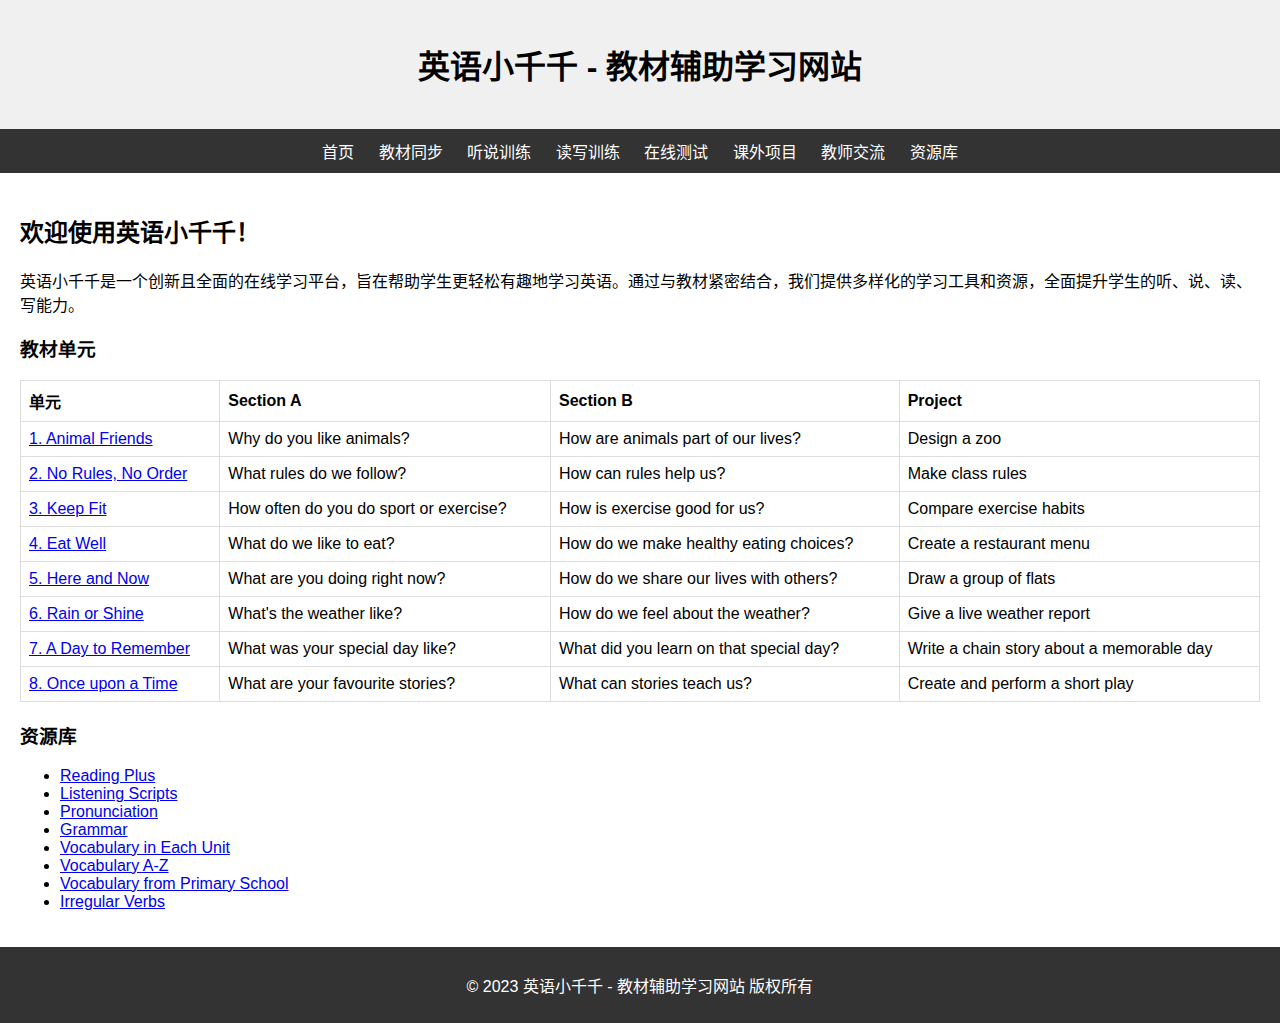
<file: index.html>
<!DOCTYPE html>
<html lang="zh-CN">
<head>
    <meta charset="UTF-8">
    <meta name="viewport" content="width=device-width, initial-scale=1.0">
    <title>英语小千千 - 教材辅助学习网站</title>
    <style>
        /* CSS 样式 */
        body {
            font-family: sans-serif;
            margin: 0;
            padding: 0;
        }
        header {
            background-color: #f0f0f0;
            padding: 20px;
            text-align: center;
        }
        nav {
            background-color: #333;
            color: #fff;
            padding: 10px;
        }
        nav ul {
            list-style: none;
            margin: 0;
            padding: 0;
            text-align: center; /* 导航栏居中 */
        }
        nav li {
            display: inline;
            margin: 0 10px;
        }
        nav a {
            color: #fff;
            text-decoration: none;
        }
        section {
            padding: 20px;
        }
        footer {
            background-color: #333;
            color: #fff;
            padding: 10px;
            text-align: center;
        }
        /* 添加更多样式 */
        table {
            width: 100%;
            border-collapse: collapse;
        }
        th, td {
            border: 1px solid #ddd;
            padding: 8px;
            text-align: left;
        }
    </style>
</head>
<body>
    <header>
        <h1>英语小千千 - 教材辅助学习网站</h1>
    </header>
    <nav>
        <ul>
            <li><a href="#">首页</a></li>
            <li><a href="#">教材同步</a></li>
            <li><a href="#">听说训练</a></li>
            <li><a href="#">读写训练</a></li>
            <li><a href="#">在线测试</a></li>
            <li><a href="#">课外项目</a></li>
            <li><a href="#">教师交流</a></li>
            <li><a href="#">资源库</a></li>
        </ul>
    </nav>
    <section>
        <h2>欢迎使用英语小千千！</h2>
        <p>英语小千千是一个创新且全面的在线学习平台，旨在帮助学生更轻松有趣地学习英语。通过与教材紧密结合，我们提供多样化的学习工具和资源，全面提升学生的听、说、读、写能力。</p>

        <h3>教材单元</h3>
        <table>
            <thead>
                <tr>
                    <th>单元</th>
                    <th>Section A</th>
                    <th>Section B</th>
                    <th>Project</th>
                </tr>
            </thead>
            <tbody>
                <tr>
                    <td><a href="#">1. Animal Friends</a></td>
                    <td>Why do you like animals?</td>
                    <td>How are animals part of our lives?</td>
                    <td>Design a zoo</td>
                </tr>
                <tr>
                    <td><a href="nezha-rules-adventure.html">2. No Rules, No Order</a></td>
                    <td>What rules do we follow?</td>
                    <td>How can rules help us?</td>
                    <td>Make class rules</td>
                </tr>
                <tr>
    <td><a href="keep-fit-lesson.html">3. Keep Fit</a></td>
    <td>How often do you do sport or exercise?</td>
    <td>How is exercise good for us?</td>
    <td>Compare exercise habits</td>
</tr>
                <tr>
                    <td><a href="#">4. Eat Well</a></td>
                    <td>What do we like to eat?</td>
                    <td>How do we make healthy eating choices?</td>
                    <td>Create a restaurant menu</td>
                </tr>
                <tr>
                    <td><a href="#">5. Here and Now</a></td>
                    <td>What are you doing right now?</td>
                    <td>How do we share our lives with others?</td>
                    <td>Draw a group of flats</td>
                </tr>
                <tr>
                    <td><a href="#">6. Rain or Shine</a></td>
                    <td>What's the weather like?</td>
                    <td>How do we feel about the weather?</td>
                    <td>Give a live weather report</td>
                </tr>
                <tr>
                    <td><a href="#">7. A Day to Remember</a></td>
                    <td>What was your special day like?</td>
                    <td>What did you learn on that special day?</td>
                    <td>Write a chain story about a memorable day</td>
                </tr>
                <tr>
                    <td><a href="#">8. Once upon a Time</a></td>
                    <td>What are your favourite stories?</td>
                    <td>What can stories teach us?</td>
                    <td>Create and perform a short play</td>
                </tr>
            </tbody>
        </table>
        <h3>资源库</h3>
        <ul>
            <li><a href="#">Reading Plus</a></li>
            <li><a href="#">Listening Scripts</a></li>
            <li><a href="#">Pronunciation</a></li>
            <li><a href="#">Grammar</a></li>
            <li><a href="#">Vocabulary in Each Unit</a></li>
            <li><a href="#">Vocabulary A-Z</a></li>
            <li><a href="#">Vocabulary from Primary School</a></li>
            <li><a href="#">Irregular Verbs</a></li>
        </ul>
    </section>
    <footer>
        <p>&copy; 2023 英语小千千 - 教材辅助学习网站 版权所有</p>
    </footer>
</body>
</html>
</file>
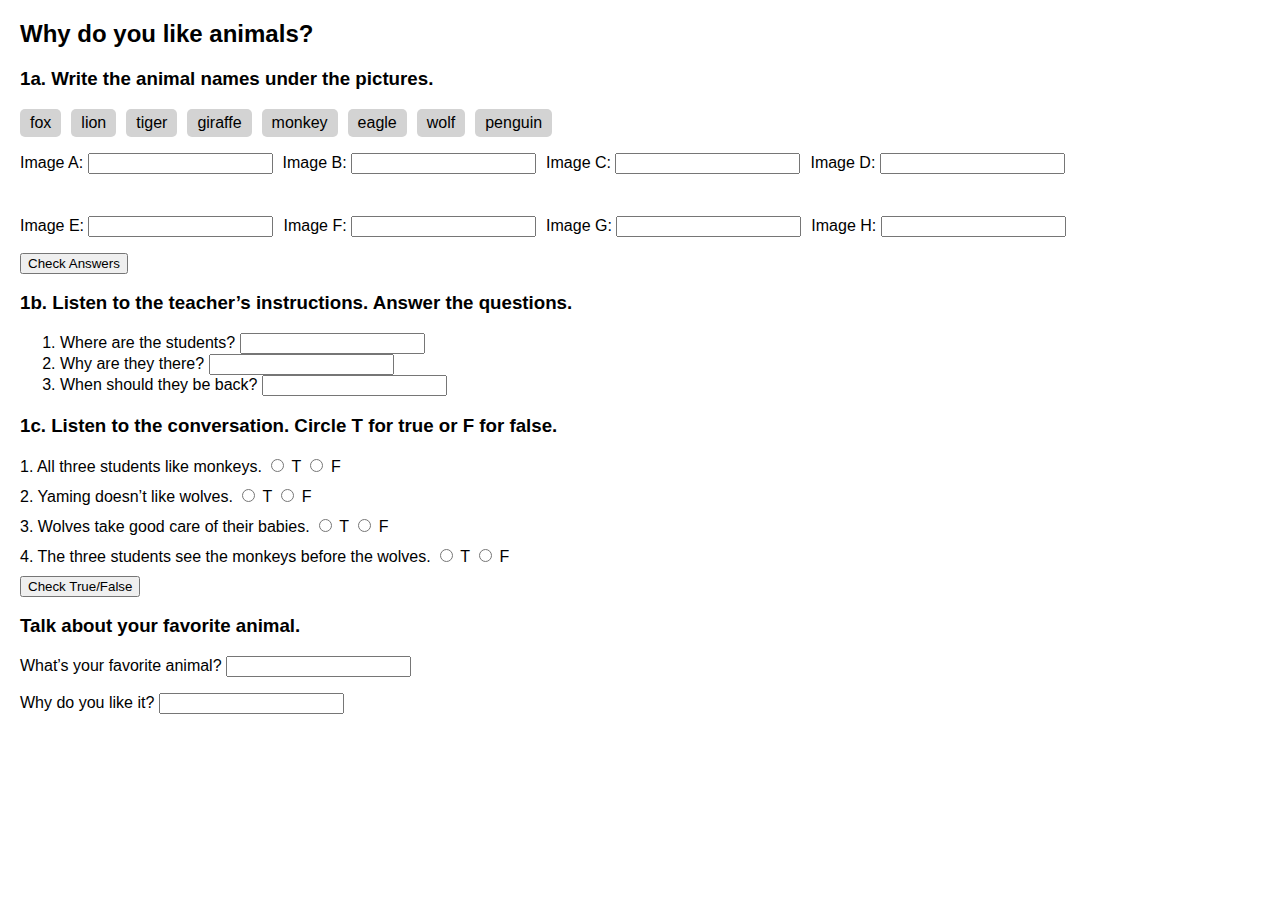
<file: interactive_animals.html>
<!DOCTYPE html>
<html lang="en">
<head>
    <meta charset="UTF-8">
    <meta name="viewport" content="width=device-width, initial-scale=1.0">
    <title>Why Do You Like Animals?</title>
    <style>
        body { font-family: Arial, sans-serif; margin: 20px; }
        .question { margin: 10px 0; }
        .animal-box { display: flex; flex-wrap: wrap; gap: 10px; }
        .animal-option { cursor: pointer; padding: 5px 10px; background-color: lightgray; border-radius: 5px; }
        .image-container { display: flex; flex-wrap: wrap; gap: 10px; }
        .image-box { text-align: center; }
        .hidden { display: none; }
    </style>
    <script>
        function checkAnswers() {
            let answers = ["lion", "penguin", "tiger", "eagle", "wolf", "monkey", "fox", "giraffe"];
            let correct = true;
            for (let i = 0; i < answers.length; i++) {
                let input = document.getElementById("answer" + i).value.toLowerCase();
                if (input !== answers[i]) {
                    correct = false;
                }
            }
            alert(correct ? "All answers are correct!" : "Some answers are incorrect. Try again!");
        }

        function checkTrueFalse() {
            let correctAnswers = ["F", "T", "T", "F"];
            let correct = true;
            for (let i = 0; i < correctAnswers.length; i++) {
                let selected = document.querySelector(`input[name="tf${i}"]:checked`);
                if (!selected || selected.value !== correctAnswers[i]) {
                    correct = false;
                }
            }
            alert(correct ? "All answers are correct!" : "Some answers are incorrect. Try again!");
        }
    </script>
</head>
<body>

    <h2>Why do you like animals?</h2>
    
    <h3>1a. Write the animal names under the pictures.</h3>
    <div class="animal-box">
        <span class="animal-option">fox</span>
        <span class="animal-option">lion</span>
        <span class="animal-option">tiger</span>
        <span class="animal-option">giraffe</span>
        <span class="animal-option">monkey</span>
        <span class="animal-option">eagle</span>
        <span class="animal-option">wolf</span>
        <span class="animal-option">penguin</span>
    </div>

    <div class="image-container">
        <div class="image-box">
            <p>Image A: <input type="text" id="answer0"></p>
        </div>
        <div class="image-box">
            <p>Image B: <input type="text" id="answer1"></p>
        </div>
        <div class="image-box">
            <p>Image C: <input type="text" id="answer2"></p>
        </div>
        <div class="image-box">
            <p>Image D: <input type="text" id="answer3"></p>
        </div>
        <div class="image-box">
            <p>Image E: <input type="text" id="answer4"></p>
        </div>
        <div class="image-box">
            <p>Image F: <input type="text" id="answer5"></p>
        </div>
        <div class="image-box">
            <p>Image G: <input type="text" id="answer6"></p>
        </div>
        <div class="image-box">
            <p>Image H: <input type="text" id="answer7"></p>
        </div>
    </div>
    <button onclick="checkAnswers()">Check Answers</button>

    <h3>1b. Listen to the teacher’s instructions. Answer the questions.</h3>
    <ol>
        <li>Where are the students? <input type="text"></li>
        <li>Why are they there? <input type="text"></li>
        <li>When should they be back? <input type="text"></li>
    </ol>

    <h3>1c. Listen to the conversation. Circle T for true or F for false.</h3>
    <p class="question">1. All three students like monkeys. <label><input type="radio" name="tf0" value="T"> T</label> <label><input type="radio" name="tf0" value="F"> F</label></p>
    <p class="question">2. Yaming doesn’t like wolves. <label><input type="radio" name="tf1" value="T"> T</label> <label><input type="radio" name="tf1" value="F"> F</label></p>
    <p class="question">3. Wolves take good care of their babies. <label><input type="radio" name="tf2" value="T"> T</label> <label><input type="radio" name="tf2" value="F"> F</label></p>
    <p class="question">4. The three students see the monkeys before the wolves. <label><input type="radio" name="tf3" value="T"> T</label> <label><input type="radio" name="tf3" value="F"> F</label></p>
    <button onclick="checkTrueFalse()">Check True/False</button>

    <h3>Talk about your favorite animal.</h3>
    <p>What’s your favorite animal? <input type="text"></p>
    <p>Why do you like it? <input type="text"></p>

</body>
</html>
</file>
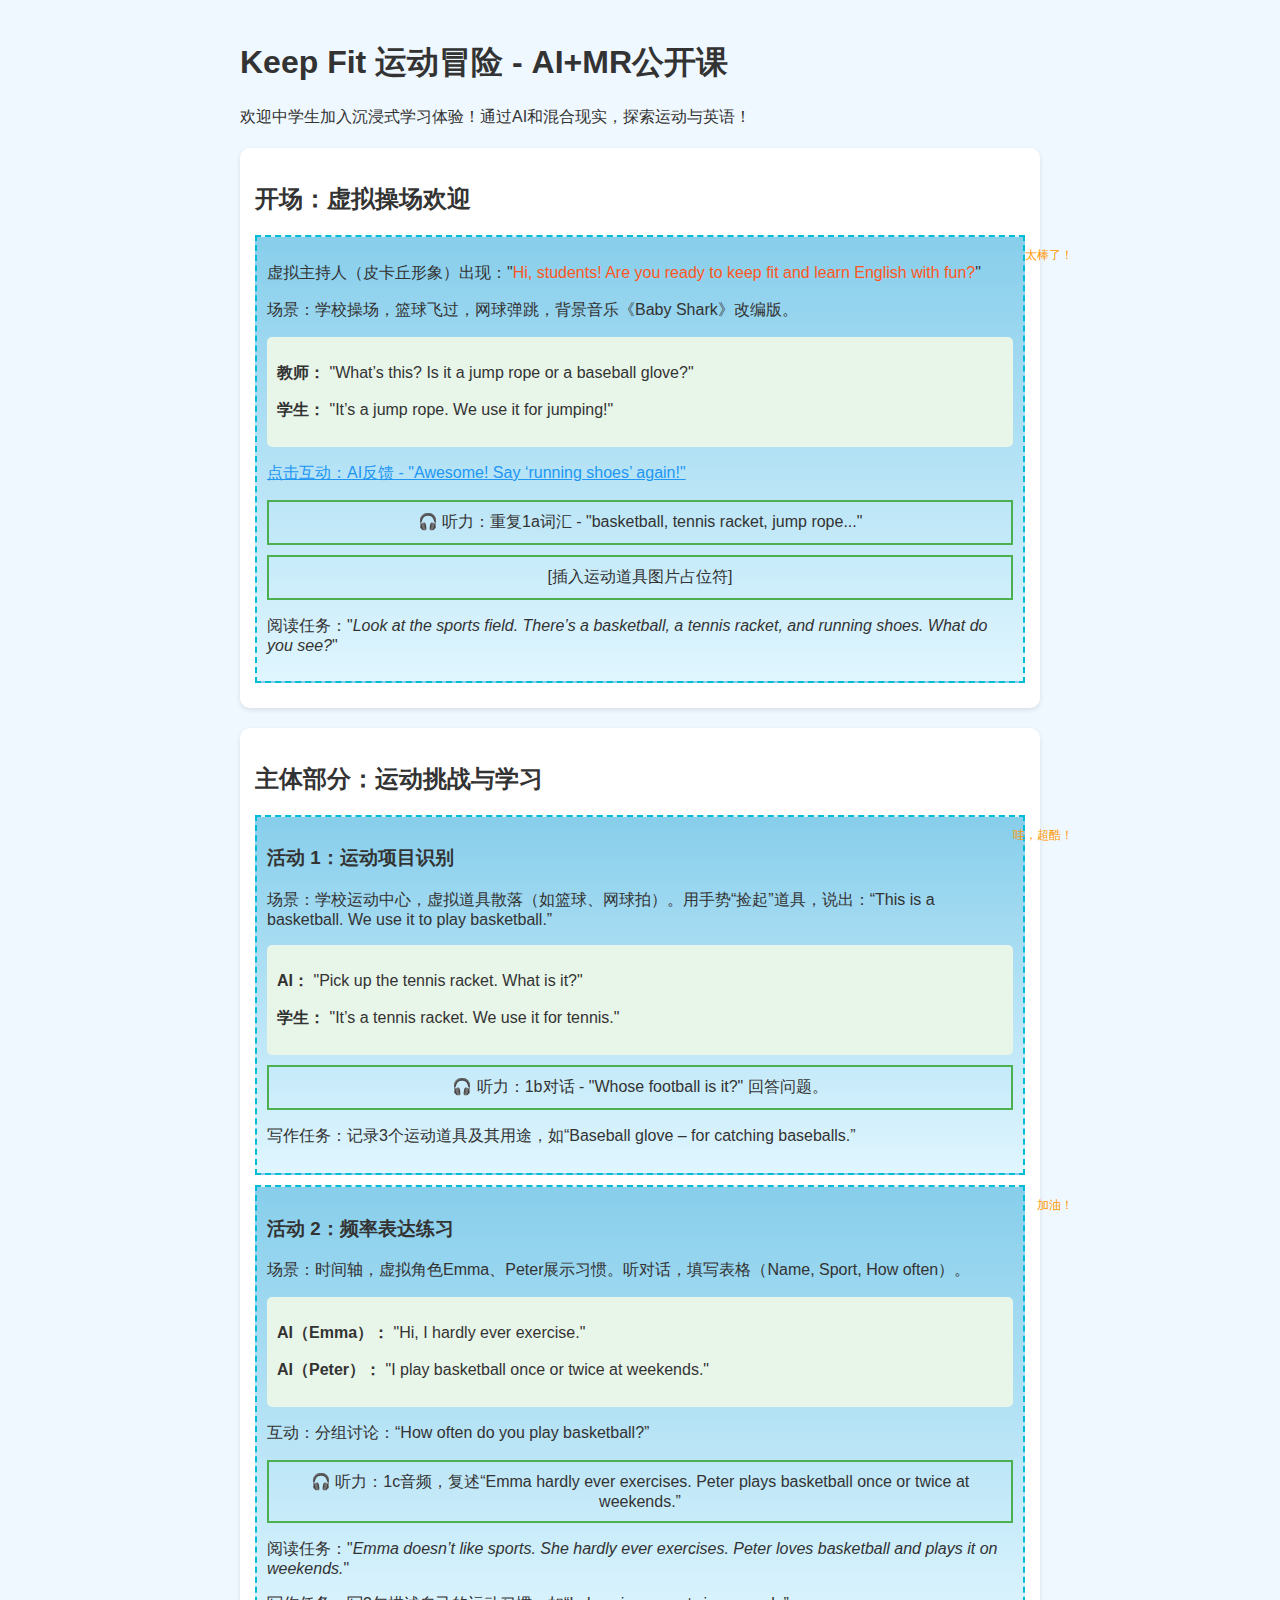
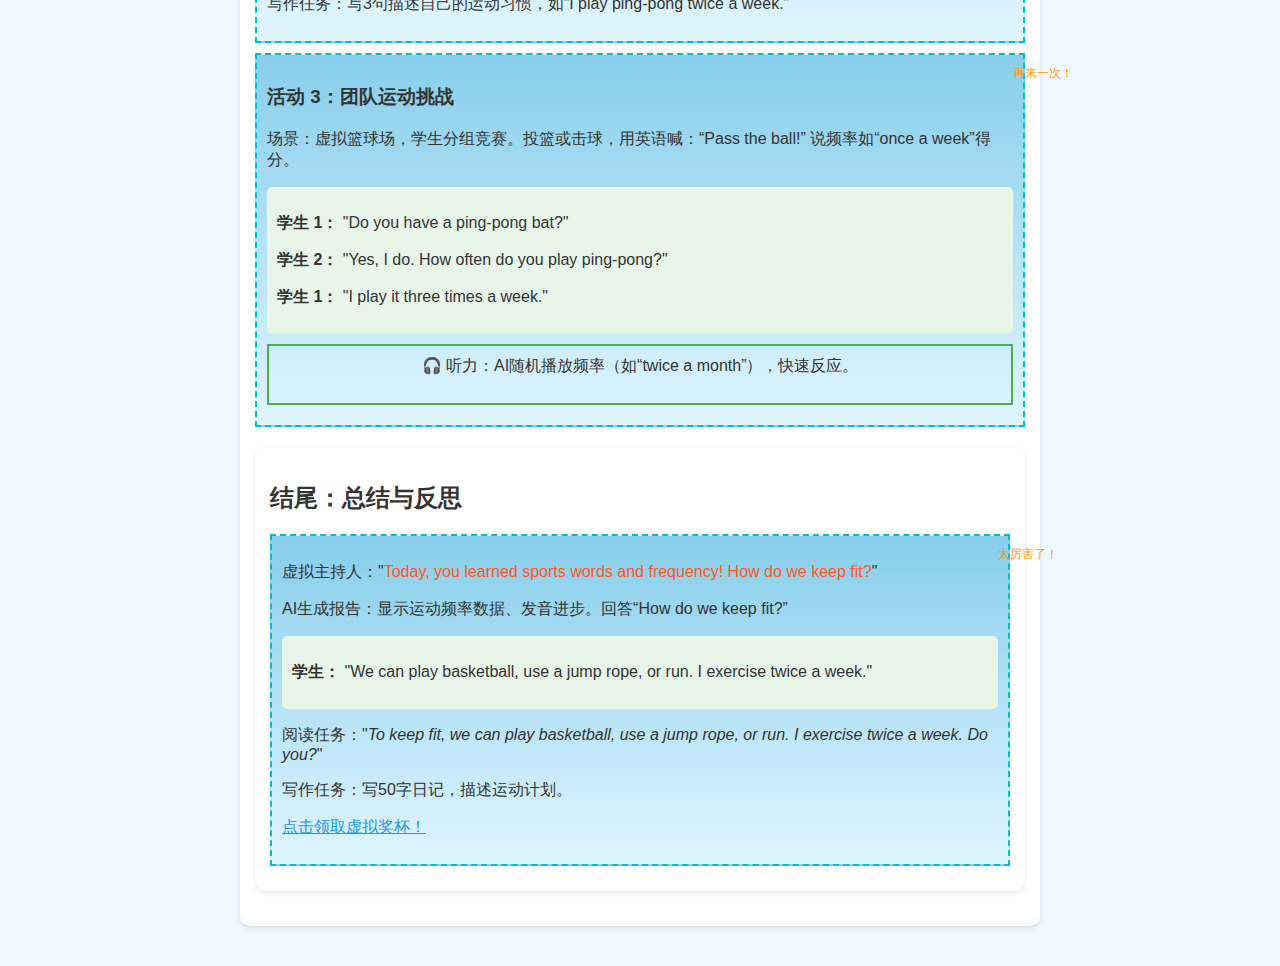
<file: keep-fit-lesson.html>
<!DOCTYPE html>
<html lang="en">
<head>
    <meta charset="UTF-8">
    <meta name="viewport" content="width=device-width, initial-scale=1.0">
    <title>Keep Fit 运动冒险 - AI+MR公开课</title>
    <style>
        body {
            font-family: Arial, sans-serif;
            margin: 0;
            background-color: #f0f8ff;
            color: #333;
        }
        .container {
            max-width: 800px;
            margin: 0 auto;
            padding: 20px;
        }
        .section {
            background-color: #fff;
            border-radius: 10px;
            padding: 15px;
            margin: 20px 0;
            box-shadow: 0 2px 5px rgba(0,0,0,0.1);
        }
        .mr-scene {
            background: linear-gradient(#87ceeb, #e0f6ff);
            border: 2px dashed #00bcd4;
            padding: 10px;
            margin: 10px 0;
            position: relative;
        }
        .dialog {
            background-color: #e8f5e9;
            padding: 10px;
            border-radius: 5px;
            margin: 5px 0;
        }
        .bulletin {
            color: #ff5722;
            animation: bounce 2s infinite;
        }
        @keyframes bounce {
            0%, 100% { transform: translateY(0); }
            50% { transform: translateY(-10px); }
        }
        .interactive {
            color: #2196f3;
            cursor: pointer;
            text-decoration: underline;
        }
        .audio, .image {
            border: 2px solid #4caf50;
            padding: 10px;
            margin: 10px 0;
            text-align: center;
        }
        .bulletin-animation {
            position: absolute;
            top: 10px;
            right: -50px;
            font-size: 12px;
            color: #ff9800;
            animation: slide 3s infinite;
        }
        @keyframes slide {
            0% { right: -50px; opacity: 0; }
            50% { right: 10px; opacity: 1; }
            100% { right: 100px; opacity: 0; }
        }
    </style>
</head>
<body>
    <div class="container">
        <h1>Keep Fit 运动冒险 - AI+MR公开课</h1>
        <p>欢迎中学生加入沉浸式学习体验！通过AI和混合现实，探索运动与英语！</p>

        <!-- 开场 -->
        <div class="section">
            <h2>开场：虚拟操场欢迎</h2>
            <div class="mr-scene">
                <p>虚拟主持人（皮卡丘形象）出现："<span class="bulletin">Hi, students! Are you ready to keep fit and learn English with fun?</span>"</p>
                <p>场景：学校操场，篮球飞过，网球弹跳，背景音乐《Baby Shark》改编版。</p>
                <div class="dialog">
                    <p><strong>教师：</strong> "What’s this? Is it a jump rope or a baseball glove?"</p>
                    <p><strong>学生：</strong> "It’s a jump rope. We use it for jumping!"</p>
                </div>
                <p class="interactive" onclick="alert('Great job! Say “running shoes” again!')">点击互动：AI反馈 - "Awesome! Say ‘running shoes’ again!"</p>
                <div class="audio">🎧 听力：重复1a词汇 - "basketball, tennis racket, jump rope..."</div>
                <div class="image">[插入运动道具图片占位符]</div>
                <p>阅读任务："<em>Look at the sports field. There’s a basketball, a tennis racket, and running shoes. What do you see?</em>"</p>
                <div class="bulletin-animation">太棒了！</div>
            </div>
        </div>

        <!-- 主体部分：运动挑战与学习 -->
        <div class="section">
            <h2>主体部分：运动挑战与学习</h2>

            <!-- 活动 1：运动项目识别 -->
            <div class="mr-scene">
                <h3>活动 1：运动项目识别</h3>
                <p>场景：学校运动中心，虚拟道具散落（如篮球、网球拍）。用手势“捡起”道具，说出：“This is a basketball. We use it to play basketball.”</p>
                <div class="dialog">
                    <p><strong>AI：</strong> "Pick up the tennis racket. What is it?"</p>
                    <p><strong>学生：</strong> "It’s a tennis racket. We use it for tennis."</p>
                </div>
                <div class="audio">🎧 听力：1b对话 - "Whose football is it?" 回答问题。</div>
                <p>写作任务：记录3个运动道具及其用途，如“Baseball glove – for catching baseballs.”</p>
                <div class="bulletin-animation">哇，超酷！</div>
            </div>

            <!-- 活动 2：频率表达练习 -->
            <div class="mr-scene">
                <h3>活动 2：频率表达练习</h3>
                <p>场景：时间轴，虚拟角色Emma、Peter展示习惯。听对话，填写表格（Name, Sport, How often）。</p>
                <div class="dialog">
                    <p><strong>AI（Emma）：</strong> "Hi, I hardly ever exercise."</p>
                    <p><strong>AI（Peter）：</strong> "I play basketball once or twice at weekends."</p>
                </div>
                <p>互动：分组讨论：“How often do you play basketball?”</p>
                <div class="audio">🎧 听力：1c音频，复述“Emma hardly ever exercises. Peter plays basketball once or twice at weekends.”</div>
                <p>阅读任务："<em>Emma doesn’t like sports. She hardly ever exercises. Peter loves basketball and plays it on weekends.</em>"</p>
                <p>写作任务：写3句描述自己的运动习惯，如“I play ping-pong twice a week.”</p>
                <div class="bulletin-animation">加油！</div>
            </div>

            <!-- 活动 3：团队运动挑战 -->
            <div class="mr-scene">
                <h3>活动 3：团队运动挑战</h3>
                <p>场景：虚拟篮球场，学生分组竞赛。投篮或击球，用英语喊：“Pass the ball!” 说频率如“once a week”得分。</p>
                <div class="dialog">
                    <p><strong>学生 1：</strong> "Do you have a ping-pong bat?"</p>
                    <p><strong>学生 2：</strong> "Yes, I do. How often do you play ping-pong?"</p>
                    <p><strong>学生 1：</strong> "I play it three times a week."</p>
                </div>
                <div class="audio">🎧 听力：AI随机播放频率（如“twice a month”），快速反应。</p>
                <div class="bulletin-animation">再来一次！</div>
            </div>
        </div>

        <!-- 结尾 -->
        <div class="section">
            <h2>结尾：总结与反思</h2>
            <div class="mr-scene">
                <p>虚拟主持人："<span class="bulletin">Today, you learned sports words and frequency! How do we keep fit?</span>"</p>
                <p>AI生成报告：显示运动频率数据、发音进步。回答“How do we keep fit?”</p>
                <div class="dialog">
                    <p><strong>学生：</strong> "We can play basketball, use a jump rope, or run. I exercise twice a week."</p>
                </div>
                <p>阅读任务："<em>To keep fit, we can play basketball, use a jump rope, or run. I exercise twice a week. Do you?</em>"</p>
                <p>写作任务：写50字日记，描述运动计划。</p>
                <p class="interactive" onclick="alert('Congratulations! You get a virtual trophy!')">点击领取虚拟奖杯！</p>
                <div class="bulletin-animation">太厉害了！</div>
            </div>
        </div>

        <script>
            // 简单互动效果
            document.querySelectorAll('.interactive').forEach(element => {
                element.addEventListener('click', function() {
                    alert(this.textContent);
                });
            });
        </script>
    </div>
</body>
</html>
</file>
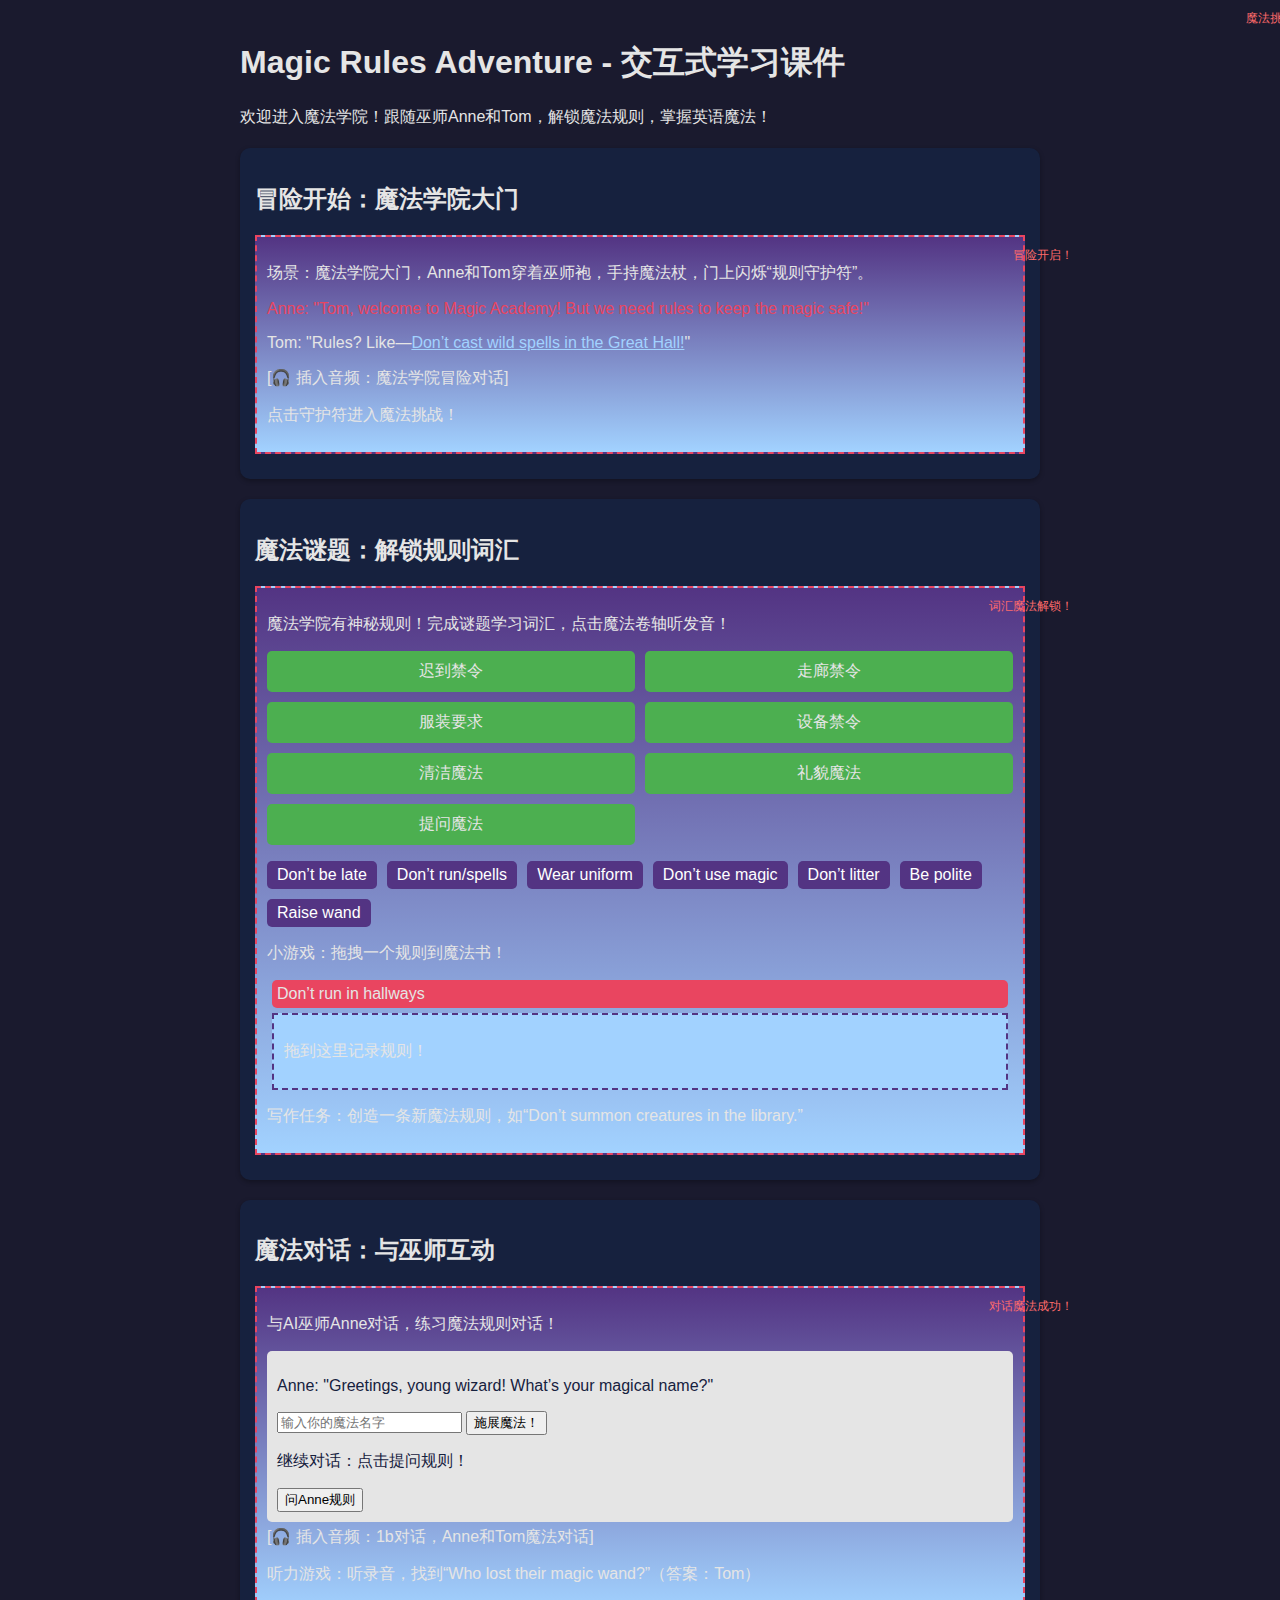
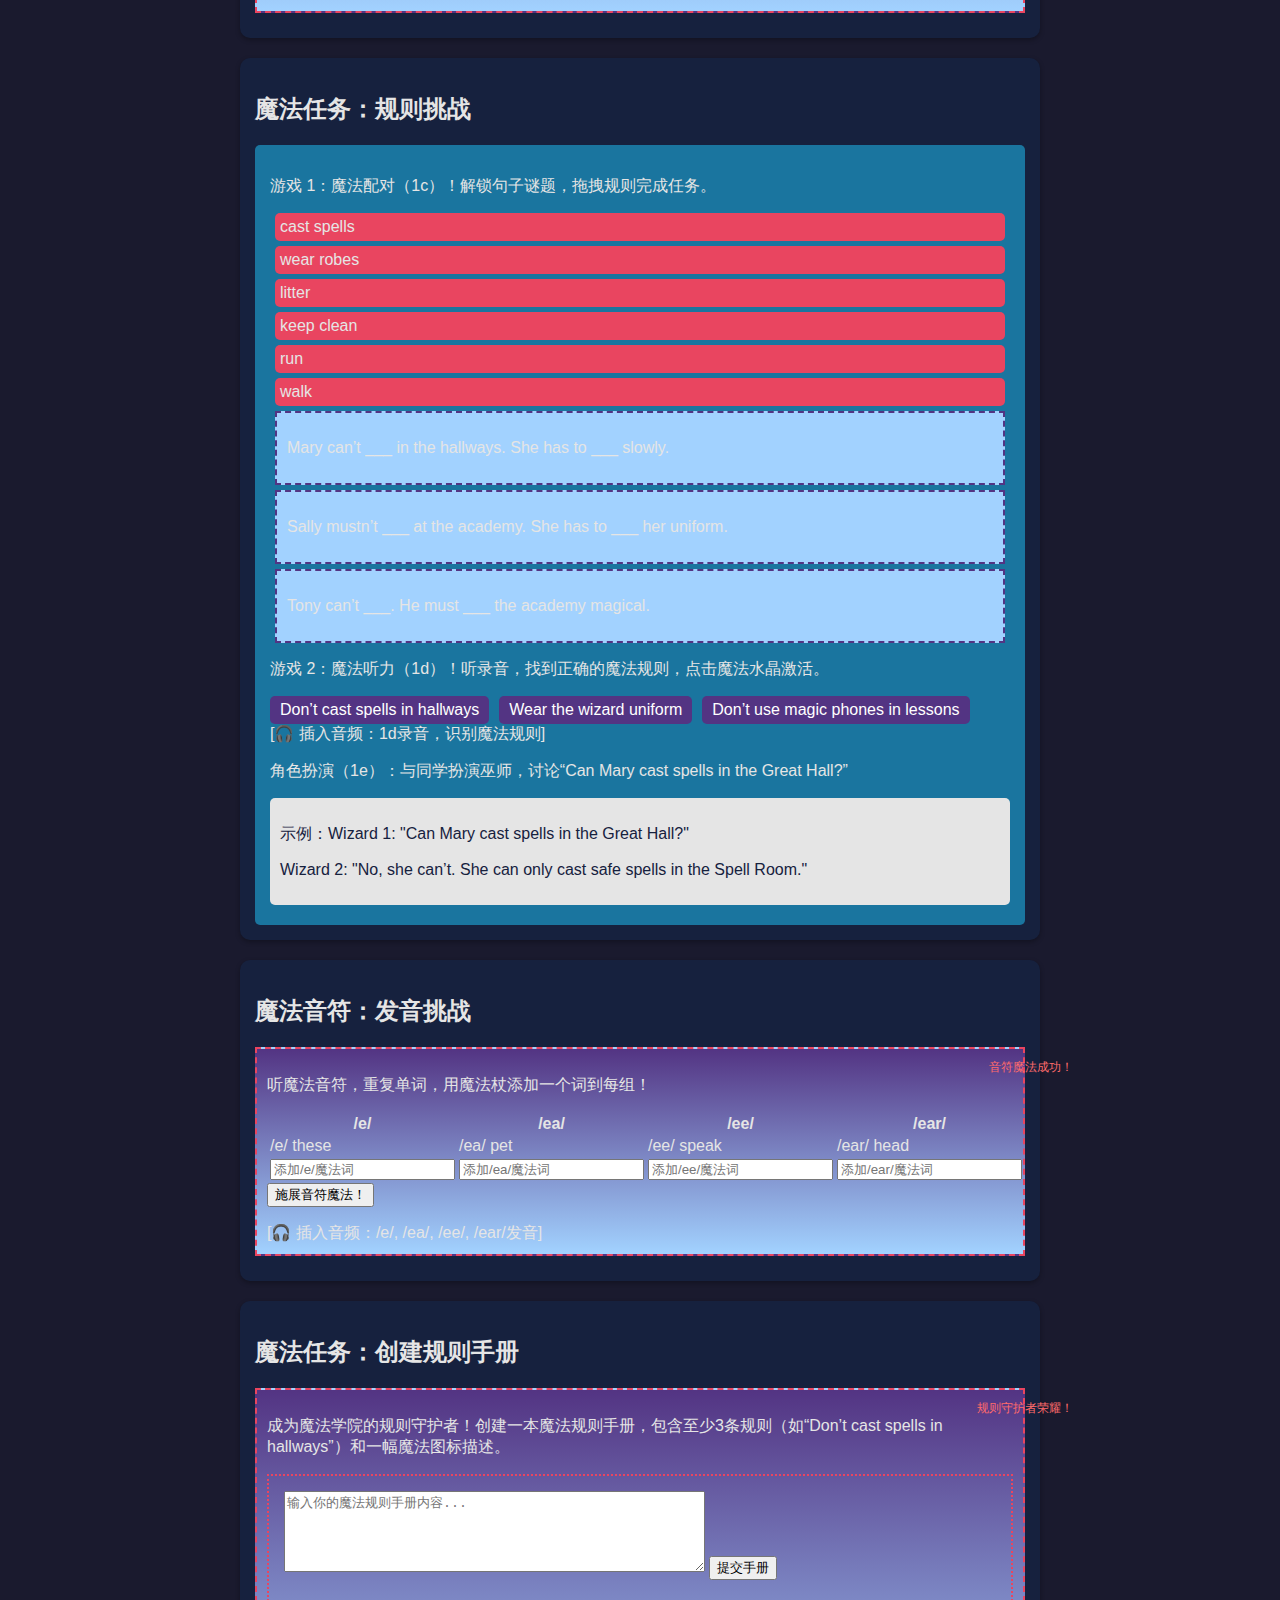
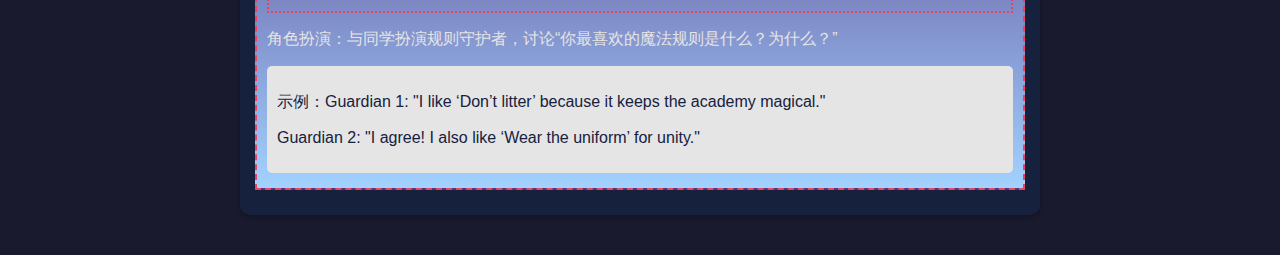
<file: magic-rules-adventure.html>
<!DOCTYPE html>
<html lang="en">
<head>
    <meta charset="UTF-8">
    <meta name="viewport" content="width=device-width, initial-scale=1.0">
    <title>Magic Rules Adventure - 交互式学习课件</title>
    <style>
        body {
            font-family: Arial, sans-serif;
            margin: 0;
            background-color: #1a1a2e;
            color: #e5e5e5;
        }
        .container {
            max-width: 800px;
            margin: 0 auto;
            padding: 20px;
        }
        .section {
            background-color: #16213e;
            border-radius: 10px;
            padding: 15px;
            margin: 20px 0;
            box-shadow: 0 2px 5px rgba(0,0,0,0.3);
        }
        .scene {
            background: linear-gradient(#533483, #a2d2ff);
            border: 2px dashed #e94560;
            padding: 10px;
            margin: 10px 0;
            position: relative;
        }
        .dialog {
            background-color: #e5e5e5;
            color: #16213e;
            padding: 10px;
            border-radius: 5px;
            margin: 5px 0;
        }
        .bulletin {
            color: #e94560;
            animation: bounce 2s infinite;
        }
        @keyframes bounce {
            0%, 100% { transform: translateY(0); }
            50% { transform: translateY(-10px); }
        }
        .interactive {
            color: #a2d2ff;
            cursor: pointer;
            text-decoration: underline;
        }
        .vocab-list, .rule-list {
            display: flex;
            flex-wrap: wrap;
            gap: 10px;
        }
        .vocab-item, .rule-card {
            background-color: #533483;
            color: white;
            padding: 5px 10px;
            border-radius: 5px;
            cursor: pointer;
        }
        .vocab-item:hover, .rule-card:hover {
            background-color: #6a4c93;
        }
        .checkbox {
            margin-right: 10px;
        }
        .game-area {
            background-color: #1a759f;
            padding: 15px;
            border-radius: 5px;
        }
        .bulletin-animation {
            position: absolute;
            top: 10px;
            right: -50px;
            font-size: 12px;
            color: #ff6b6b;
            animation: slide 3s infinite;
        }
        @keyframes slide {
            0% { right: -50px; opacity: 0; }
            50% { right: 10px; opacity: 1; }
            100% { right: 100px; opacity: 0; }
        }
        .hidden { display: none; }
        .drag-item {
            background-color: #e94560;
            padding: 5px;
            margin: 5px;
            border-radius: 5px;
            cursor: move;
        }
        .drop-zone {
            background-color: #a2d2ff;
            padding: 10px;
            margin: 5px;
            border: 2px dashed #533483;
            min-height: 50px;
        }
        .puzzle-grid {
            display: grid;
            grid-template-columns: repeat(2, 1fr);
            gap: 10px;
            margin: 10px 0;
        }
        .puzzle-piece {
            background-color: #4caf50;
            padding: 10px;
            border-radius: 5px;
            text-align: center;
            cursor: pointer;
        }
        .manual-area {
            border: 2px dotted #e94560;
            padding: 15px;
            margin: 10px 0;
        }
    </style>
</head>
<body>
    <div class="container">
        <h1>Magic Rules Adventure - 交互式学习课件</h1>
        <p>欢迎进入魔法学院！跟随巫师Anne和Tom，解锁魔法规则，掌握英语魔法！</p>

        <!-- 情景导入 -->
        <div class="section">
            <h2>冒险开始：魔法学院大门</h2>
            <div class="scene">
                <p>场景：魔法学院大门，Anne和Tom穿着巫师袍，手持魔法杖，门上闪烁“规则守护符”。</p>
                <p class="bulletin">Anne: "Tom, welcome to Magic Academy! But we need rules to keep the magic safe!"</p>
                <p>Tom: "Rules? Like—<span class="interactive" onclick="alert('Don’t cast wild spells in the Great Hall!')">Don’t cast wild spells in the Great Hall!</span>"</p>
                <div class="audio">[🎧 插入音频：魔法学院冒险对话]</div>
                <p>点击守护符进入魔法挑战！</p>
                <div class="bulletin-animation">冒险开启！</div>
            </div>
        </div>

        <!-- 词汇学习：魔法谜题（1a） -->
        <div class="section">
            <h2>魔法谜题：解锁规则词汇</h2>
            <div class="scene">
                <p>魔法学院有神秘规则！完成谜题学习词汇，点击魔法卷轴听发音！</p>
                <div class="puzzle-grid">
                    <div class="puzzle-piece" onclick="revealRule('Don’t be late for class. Arrive on time.')">迟到禁令</div>
                    <div class="puzzle-piece" onclick="revealRule('Don’t run or cast spells in the hallways.')">走廊禁令</div>
                    <div class="puzzle-piece" onclick="revealRule('Wear the wizard uniform or robe.')">服装要求</div>
                    <div class="puzzle-piece" onclick="revealRule('Don’t use magic devices in lessons.')">设备禁令</div>
                    <div class="puzzle-piece" onclick="revealRule('Don’t litter. Keep the academy magical and tidy.')">清洁魔法</div>
                    <div class="puzzle-piece" onclick="revealRule('Be polite and respect all wizards.')">礼貌魔法</div>
                    <div class="puzzle-piece" onclick="revealRule('Raise your wand to ask questions.')">提问魔法</div>
                </div>
                <p id="revealedRules"></p>
                <div class="vocab-list">
                    <div class="vocab-item" onclick="playSound('dont-be-late.mp3')">Don’t be late</div>
                    <div class="vocab-item" onclick="playSound('dont-run-spells.mp3')">Don’t run/spells</div>
                    <div class="vocab-item" onclick="playSound('wear-uniform.mp3')">Wear uniform</div>
                    <div class="vocab-item" onclick="playSound('dont-use-magic.mp3')">Don’t use magic</div>
                    <div class="vocab-item" onclick="playSound('dont-litter.mp3')">Don’t litter</div>
                    <div class="vocab-item" onclick="playSound('be-polite.mp3')">Be polite</div>
                    <div class="vocab-item" onclick="playSound('raise-wand.mp3')">Raise wand</div>
                </div>
                <p>小游戏：拖拽一个规则到魔法书！</p>
                <div class="drag-item" draggable="true" ondragstart="drag(event)" id="dragRule">Don’t run in hallways</div>
                <div class="drop-zone" ondrop="drop(event)" ondragover="allowDrop(event)" id="magicBook">
                    <p>拖到这里记录规则！</p>
                </div>
                <p>写作任务：创造一条新魔法规则，如“Don’t summon creatures in the library.”</p>
                <div class="bulletin-animation">词汇魔法解锁！</div>
            </div>
        </div>

        <!-- 对话练习：魔法对话（1b） -->
        <div class="section">
            <h2>魔法对话：与巫师互动</h2>
            <div class="scene">
                <p>与AI巫师Anne对话，练习魔法规则对话！</p>
                <div class="dialog">
                    <p>Anne: "Greetings, young wizard! What’s your magical name?"</p>
                    <input type="text" id="wizardName" placeholder="输入你的魔法名字">
                    <button onclick="aiResponse()">施展魔法！</button>
                    <p id="aiReply" class="hidden">Tom: "I’m Tom the Novice. Are there many rules in Magic Academy?"</p>
                    <p>继续对话：点击提问规则！</p>
                    <button onclick="showRuleDialog()">问Anne规则</button>
                    <div id="ruleDialog" class="hidden dialog">
                        <p>Anne: "Can we cast spells in the Spell Room?"</p>
                        <button onclick="userReply('Yes, we can, but only safe spells!')">Yes, we can.</button>
                        <p id="aiFollowup" class="hidden">Anne: "What about using magic phones during lessons?"</p>
                        <button onclick="userReply('No, we can’t. Don’t use magic phones in lessons.')">No, we can’t.</button>
                        <p id="aiFinal" class="hidden">Anne: "Brilliant, Tom! You’re a rules master!"</p>
                    </div>
                </div>
                <div class="audio">[🎧 插入音频：1b对话，Anne和Tom魔法对话]</div>
                <p>听力游戏：听录音，找到“Who lost their magic wand?”（答案：Tom）</p>
                <div class="bulletin-animation">对话魔法成功！</div>
            </div>
        </div>

        <!-- 小游戏：魔法任务（1c, 1d） -->
        <div class="section">
            <h2>魔法任务：规则挑战</h2>
            <div class="game-area">
                <p>游戏 1：魔法配对（1c）！解锁句子谜题，拖拽规则完成任务。</p>
                <div id="dragArea">
                    <div draggable="true" class="drag-item" id="action1">cast spells</div>
                    <div draggable="true" class="drag-item" id="action2">wear robes</div>
                    <div draggable="true" class="drag-item" id="action3">litter</div>
                    <div draggable="true" class="drag-item" id="action4">keep clean</div>
                    <div draggable="true" class="drag-item" id="action5">run</div>
                    <div draggable="true" class="drag-item" id="action6">walk</div>
                </div>
                <div class="drop-zone" ondrop="dropSentence(event, 'zone1')" ondragover="allowDrop(event)">
                    <p>Mary can’t ___ in the hallways. She has to ___ slowly.</p>
                </div>
                <div class="drop-zone" ondrop="dropSentence(event, 'zone2')" ondragover="allowDrop(event)">
                    <p>Sally mustn’t ___ at the academy. She has to ___ her uniform.</p>
                </div>
                <div class="drop-zone" ondrop="dropSentence(event, 'zone3')" ondragover="allowDrop(event)">
                    <p>Tony can’t ___. He must ___ the academy magical.</p>
                </div>
                <p>游戏 2：魔法听力（1d）！听录音，找到正确的魔法规则，点击魔法水晶激活。</p>
                <div class="rule-list">
                    <div class="rule-card" onclick="checkRule('Don’t cast spells in hallways')">Don’t cast spells in hallways</div>
                    <div class="rule-card" onclick="checkRule('Wear the wizard uniform')">Wear the wizard uniform</div>
                    <div class="rule-card" onclick="checkRule('Don’t use magic phones in lessons')">Don’t use magic phones in lessons</div>
                </div>
                <div class="audio">[🎧 插入音频：1d录音，识别魔法规则]</div>
                <p>角色扮演（1e）：与同学扮演巫师，讨论“Can Mary cast spells in the Great Hall?”</p>
                <div class="dialog">
                    <p>示例：Wizard 1: "Can Mary cast spells in the Great Hall?"</p>
                    <p>Wizard 2: "No, she can’t. She can only cast safe spells in the Spell Room."</p>
                </div>
                <div class="bulletin-animation">魔法挑战胜利！</div>
            </div>
        </div>

        <!-- 发音练习（Pronunciation） -->
        <div class="section">
            <h2>魔法音符：发音挑战</h2>
            <div class="scene">
                <p>听魔法音符，重复单词，用魔法杖添加一个词到每组！</p>
                <table>
                    <tr>
                        <th>/e/</th>
                        <th>/ea/</th>
                        <th>/ee/</th>
                        <th>/ear/</th>
                    </tr>
                    <tr>
                        <td>/e/ these</td>
                        <td>/ea/ pet</td>
                        <td>/ee/ speak</td>
                        <td>/ear/ head</td>
                    </tr>
                    <tr>
                        <td><input type="text" id="eInput" placeholder="添加/e/魔法词"></td>
                        <td><input type="text" id="eaInput" placeholder="添加/ea/魔法词"></td>
                        <td><input type="text" id="eeInput" placeholder="添加/ee/魔法词"></td>
                        <td><input type="text" id="earInput" placeholder="添加/ear/魔法词"></td>
                    </tr>
                </table>
                <button onclick="checkPronunciation()">施展音符魔法！</button>
                <p id="pronunciationFeedback"></p>
                <div class="audio">[🎧 插入音频：/e/, /ea/, /ee/, /ear/发音]</div>
                <div class="bulletin-animation">音符魔法成功！</div>
            </div>
        </div>

        <!-- 拓展任务 -->
        <div class="section">
            <h2>魔法任务：创建规则手册</h2>
            <div class="scene">
                <p>成为魔法学院的规则守护者！创建一本魔法规则手册，包含至少3条规则（如“Don’t cast spells in hallways”）和一幅魔法图标描述。</p>
                <div class="manual-area">
                    <textarea id="manualInput" placeholder="输入你的魔法规则手册内容..." rows="5" cols="50"></textarea>
                    <button onclick="submitManual()">提交手册</button>
                    <p id="manualFeedback"></p>
                </div>
                <p>角色扮演：与同学扮演规则守护者，讨论“你最喜欢的魔法规则是什么？为什么？”</p>
                <div class="dialog">
                    <p>示例：Guardian 1: "I like ‘Don’t litter’ because it keeps the academy magical."</p>
                    <p>Guardian 2: "I agree! I also like ‘Wear the uniform’ for unity."</p>
                </div>
                <div class="bulletin-animation">规则守护者荣耀！</div>
            </div>
        </div>

        <script>
            // 模拟音频播放（需替换为真实音频路径）
            function playSound(file) {
                alert(`播放魔法发音：${file}`);
                // 实际使用：<audio controls><source src="${file}" type="audio/mpeg"></audio>
            }

            // 规则谜题
            let revealedRules = [];
            function revealRule(rule) {
                if (!revealedRules.includes(rule)) {
                    revealedRules.push(rule);
                    document.getElementById('revealedRules').innerHTML += `<p>${rule}</p>`;
                    alert(`魔法揭秘：${rule}`);
                }
            }

            // AI对话交互
            function aiResponse() {
                const name = document.getElementById('wizardName').value;
                if (name) {
                    document.getElementById('aiReply').classList.remove('hidden');
                }
            }

            function showRuleDialog() {
                document.getElementById('ruleDialog').classList.remove('hidden');
            }

            function userReply(reply) {
                alert(`你说：${reply}`);
                const followup = document.getElementById('aiFollowup');
                const final = document.getElementById('aiFinal');
                if (!followup.classList.contains('hidden')) {
                    followup.classList.add('hidden');
                    final.classList.remove('hidden');
                } else {
                    followup.classList.remove('hidden');
                }
            }

            // 拖拽游戏
            function allowDrop(event) {
                event.preventDefault();
            }

            function drag(event) {
                event.dataTransfer.setData("text", event.target.id);
            }

            function drop(event) {
                event.preventDefault();
                const data = event.dataTransfer.getData("text");
                event.target.appendChild(document.getElementById(data));
                alert("魔法规则记录成功！");
            }

            function dropSentence(event, zone) {
                event.preventDefault();
                const data = event.dataTransfer.getData("text");
                const item = document.getElementById(data);
                event.target.appendChild(item);
                alert(`魔法句子完成：${event.target.textContent}`);
                checkSentenceCompletion(zone);
            }

            function checkSentenceCompletion(zone) {
                const zones = ['zone1', 'zone2', 'zone3'];
                let complete = true;
                zones.forEach(z => {
                    const dropZone = document.getElementById(`dropZone${z.slice(-1)}`);
                    if (!dropZone.querySelector('.drag-item')) complete = false;
                });
                if (complete) {
                    alert("恭喜！所有魔法句子解锁！");
                }
            }

            // 听力规则检查
            function checkRule(rule) {
                const correctRules = ['Don’t cast spells in hallways', 'Wear the wizard uniform', 'Don’t use magic phones in lessons'];
                if (correctRules.includes(rule)) {
                    alert(`正确！${rule}激活魔法水晶！`);
                } else {
                    alert("试试其他规则！魔法水晶未响应...");
                }
            }

            // 发音检查
            function checkPronunciation() {
                const e = document.getElementById('eInput').value.toLowerCase();
                const ea = document.getElementById('eaInput').value.toLowerCase();
                const ee = document.getElementById('eeInput').value.toLowerCase();
                const ear = document.getElementById('earInput').value.toLowerCase();
                let feedback = '';
                if (e && ['these', 'pen', 'get'].some(w => e.includes(w))) feedback += 'Good /e/ magic word! ';
                if (ea && ['pet', 'set', 'let'].some(w => ea.includes(w))) feedback += 'Good /ea/ magic word! ';
                if (ee && ['speak', 'week', 'meet'].some(w => ee.includes(w))) feedback += 'Good /ee/ magic word! ';
                if (ear && ['head', 'bread', 'dead'].some(w => ear.includes(w))) feedback += 'Good /ear/ magic word! ';
                document.getElementById('pronunciationFeedback').innerHTML = feedback || 'Try a magic word again!';
            }

            // 规则手册提交
            function submitManual() {
                const manual = document.getElementById('manualInput').value;
                if (manual.includes('Don’t') || manual.includes('Wear') || manual.includes('Be')) {
                    document.getElementById('manualFeedback').innerHTML = "<span class='bulletin'>Amazing! Your magic rule manual is legendary!</span>";
                } else {
                    document.getElementById('manualFeedback').innerHTML = "Add a rule like ‘Don’t cast spells in hallways’!";
                }
            }
        </script>
    </div>
</body>
</html>
</file>
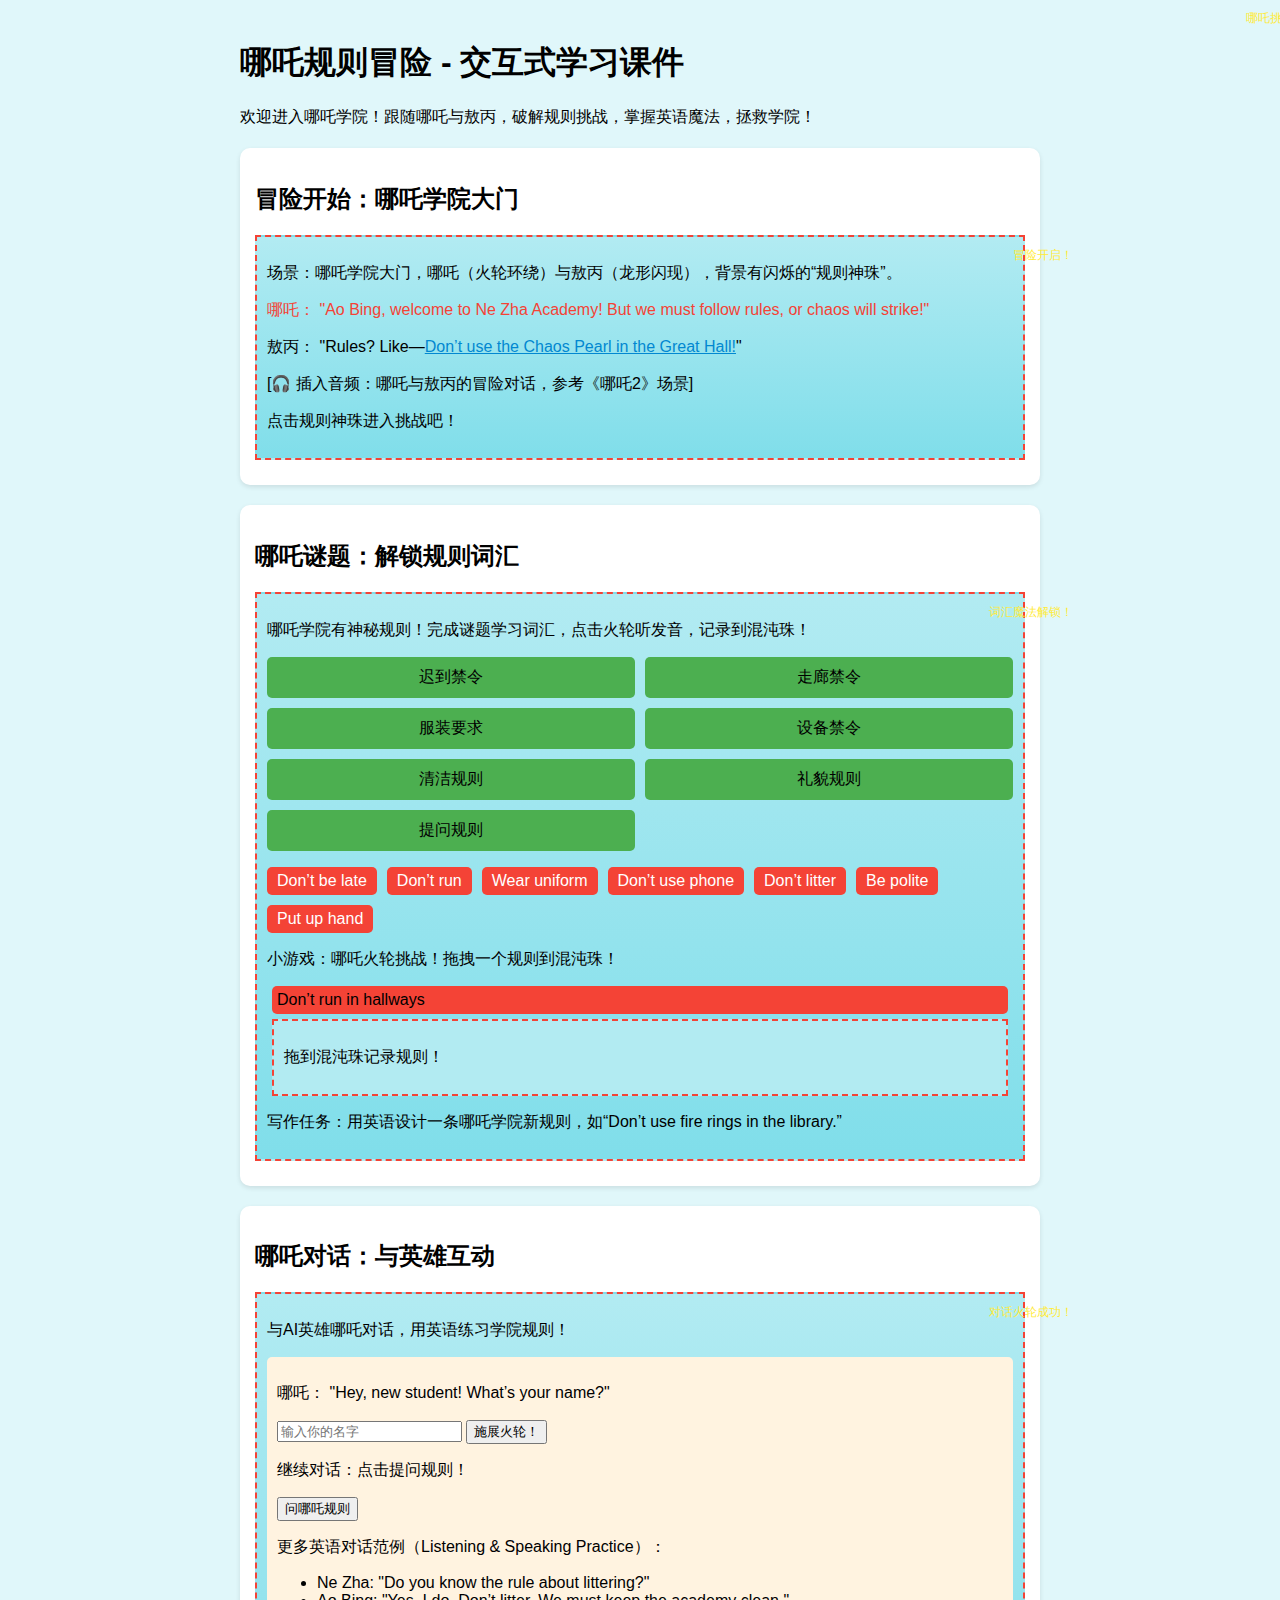
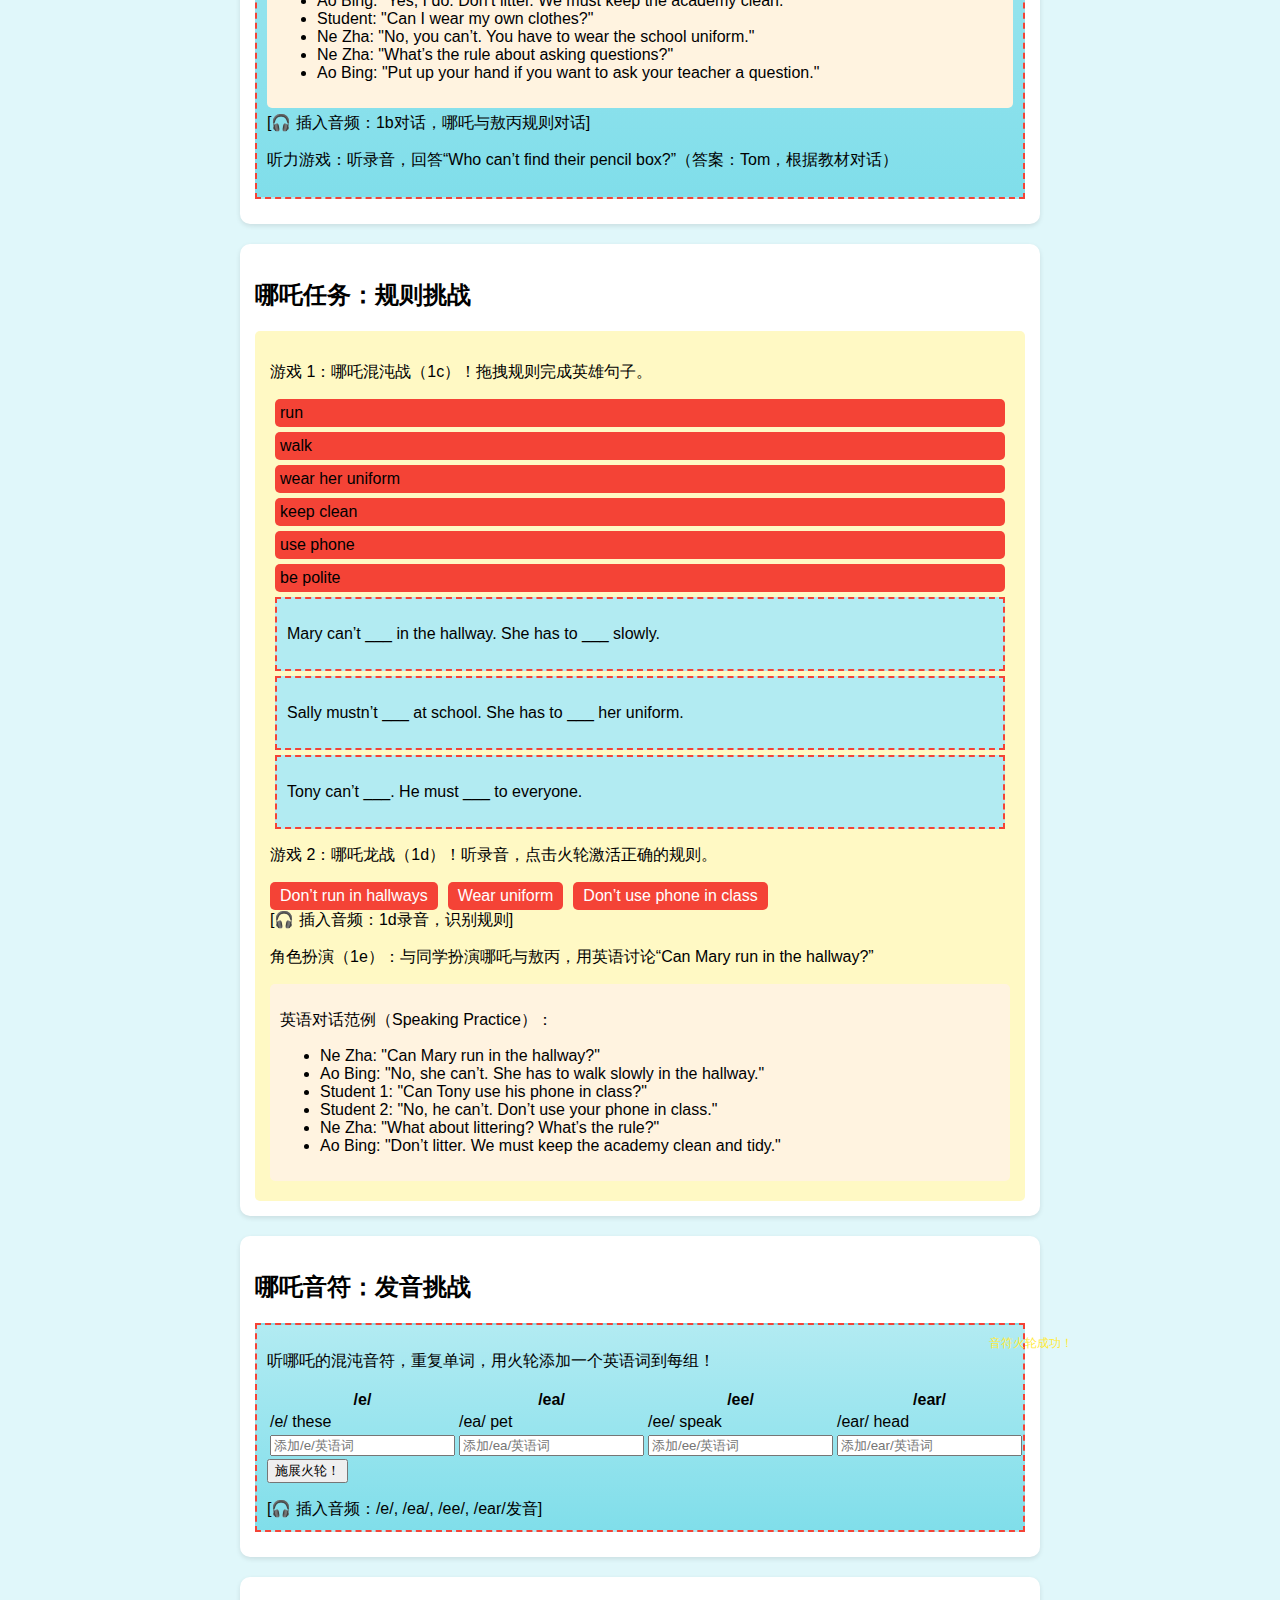
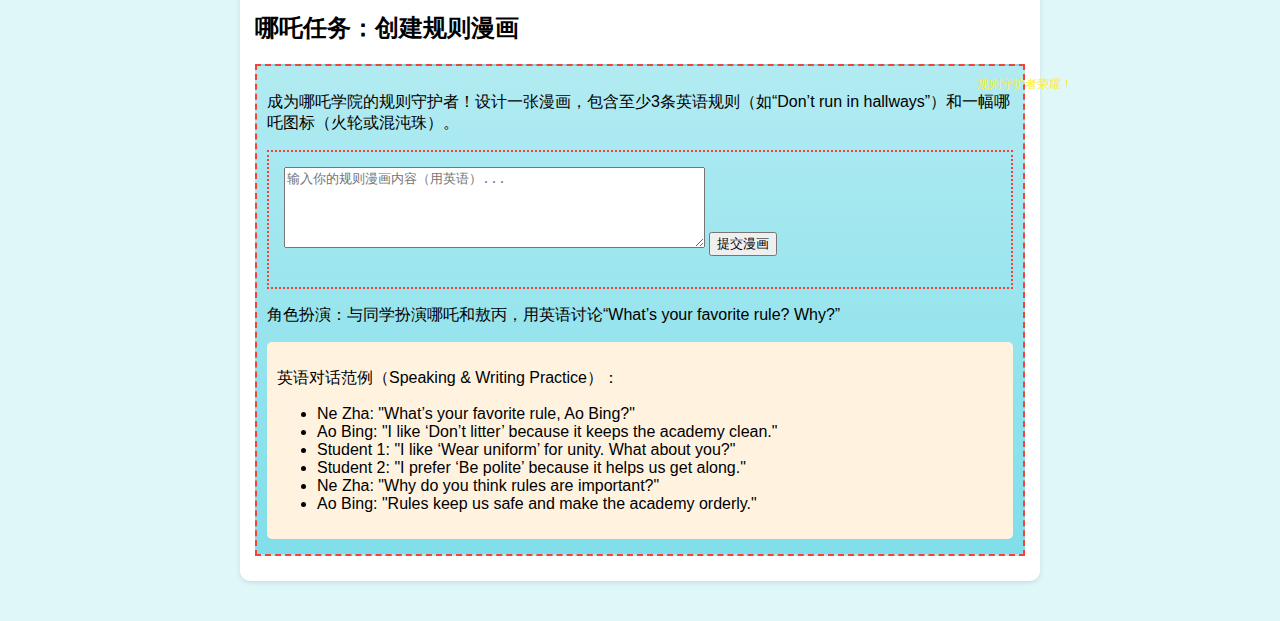
<file: nezha-rules-adventure.html>
<!DOCTYPE html>
<html lang="en">
<head>
    <meta charset="UTF-8">
    <meta name="viewport" content="width=device-width, initial-scale=1.0">
    <title>哪吒规则冒险 - 交互式学习课件</title>
    <style>
        body {
            font-family: Arial, sans-serif;
            margin: 0;
            background-color: #e0f7fa; /* 浅蓝色背景，提升可读性 */
            color: #000000; /* 黑色字体，与背景对比 */
        }
        .container {
            max-width: 800px;
            margin: 0 auto;
            padding: 20px;
        }
        .section {
            background-color: #ffffff; /* 白色背景，清晰可见 */
            border-radius: 10px;
            padding: 15px;
            margin: 20px 0;
            box-shadow: 0 2px 5px rgba(0,0,0,0.1);
        }
        .scene {
            background: linear-gradient(#b2ebf2, #80deea); /* 明亮渐变背景 */
            border: 2px dashed #f44336; /* 红色虚线，突出哪吒主题 */
            padding: 10px;
            margin: 10px 0;
            position: relative;
        }
        .dialog {
            background-color: #fff3e0; /* 橙黄色背景，温暖对话 */
            color: #000000; /* 黑色字体 */
            padding: 10px;
            border-radius: 5px;
            margin: 5px 0;
        }
        .bulletin {
            color: #f44336; /* 红色，突出哪吒火轮 */
            animation: bounce 2s infinite;
        }
        @keyframes bounce {
            0%, 100% { transform: translateY(0); }
            50% { transform: translateY(-10px); }
        }
        .interactive {
            color: #0288d1; /* 蓝色，吸引注意 */
            cursor: pointer;
            text-decoration: underline;
        }
        .vocab-list, .rule-list {
            display: flex;
            flex-wrap: wrap;
            gap: 10px;
        }
        .vocab-item, .rule-card {
            background-color: #f44336; /* 哪吒红色 */
            color: white;
            padding: 5px 10px;
            border-radius: 5px;
            cursor: pointer;
        }
        .vocab-item:hover, .rule-card:hover {
            background-color: #d32f2f; /* 深红，交互反馈 */
        }
        .checkbox {
            margin-right: 10px;
        }
        .game-area {
            background-color: #fff9c4; /* 淡黄色，游戏区域 */
            padding: 15px;
            border-radius: 5px;
        }
        .bulletin-animation {
            position: absolute;
            top: 10px;
            right: -50px;
            font-size: 12px;
            color: #ffeb3b; /* 黄色弹幕 */
            animation: slide 3s infinite;
        }
        @keyframes slide {
            0% { right: -50px; opacity: 0; }
            50% { right: 10px; opacity: 1; }
            100% { right: 100px; opacity: 0; }
        }
        .hidden { display: none; }
        .drag-item {
            background-color: #f44336;
            padding: 5px;
            margin: 5px;
            border-radius: 5px;
            cursor: move;
        }
        .drop-zone {
            background-color: #b2ebf2;
            padding: 10px;
            margin: 5px;
            border: 2px dashed #f44336;
            min-height: 50px;
        }
        .puzzle-grid {
            display: grid;
            grid-template-columns: repeat(2, 1fr);
            gap: 10px;
            margin: 10px 0;
        }
        .puzzle-piece {
            background-color: #4caf50;
            padding: 10px;
            border-radius: 5px;
            text-align: center;
            cursor: pointer;
        }
        .poster-area {
            border: 2px dotted #f44336;
            padding: 15px;
            margin: 10px 0;
        }
    </style>
</head>
<body>
    <div class="container">
        <h1>哪吒规则冒险 - 交互式学习课件</h1>
        <p>欢迎进入哪吒学院！跟随哪吒与敖丙，破解规则挑战，掌握英语魔法，拯救学院！</p>

        <!-- 情景导入 -->
        <div class="section">
            <h2>冒险开始：哪吒学院大门</h2>
            <div class="scene">
                <p>场景：哪吒学院大门，哪吒（火轮环绕）与敖丙（龙形闪现），背景有闪烁的“规则神珠”。</p>
                <p class="bulletin">哪吒： "Ao Bing, welcome to Ne Zha Academy! But we must follow rules, or chaos will strike!"</p>
                <p>敖丙： "Rules? Like—<span class="interactive" onclick="alert('Don’t use the Chaos Pearl in the Great Hall!')">Don’t use the Chaos Pearl in the Great Hall!</span>"</p>
                <div class="audio">[🎧 插入音频：哪吒与敖丙的冒险对话，参考《哪吒2》场景]</div>
                <p>点击规则神珠进入挑战吧！</p>
                <div class="bulletin-animation">冒险开启！</div>
            </div>
        </div>

        <!-- 词汇学习：哪吒谜题（1a） -->
        <div class="section">
            <h2>哪吒谜题：解锁规则词汇</h2>
            <div class="scene">
                <p>哪吒学院有神秘规则！完成谜题学习词汇，点击火轮听发音，记录到混沌珠！</p>
                <div class="puzzle-grid">
                    <div class="puzzle-piece" onclick="revealRule('Don’t be late for class. Arrive on time.')">迟到禁令</div>
                    <div class="puzzle-piece" onclick="revealRule('Don’t run in the hallways.')">走廊禁令</div>
                    <div class="puzzle-piece" onclick="revealRule('Wear the school uniform.')">服装要求</div>
                    <div class="puzzle-piece" onclick="revealRule('Don’t use your phone in class.')">设备禁令</div>
                    <div class="puzzle-piece" onclick="revealRule('Don’t litter. Keep your school clean and tidy.')">清洁规则</div>
                    <div class="puzzle-piece" onclick="revealRule('Be polite and treat everyone with respect.')">礼貌规则</div>
                    <div class="puzzle-piece" onclick="revealRule('Put up your hand if you want to ask your teacher a question.')">提问规则</div>
                </div>
                <p id="revealedRules"></p>
                <div class="vocab-list">
                    <div class="vocab-item" onclick="playSound('dont-be-late.mp3')">Don’t be late</div>
                    <div class="vocab-item" onclick="playSound('dont-run.mp3')">Don’t run</div>
                    <div class="vocab-item" onclick="playSound('wear-uniform.mp3')">Wear uniform</div>
                    <div class="vocab-item" onclick="playSound('dont-use-phone.mp3')">Don’t use phone</div>
                    <div class="vocab-item" onclick="playSound('dont-litter.mp3')">Don’t litter</div>
                    <div class="vocab-item" onclick="playSound('be-polite.mp3')">Be polite</div>
                    <div class="vocab-item" onclick="playSound('put-hand.mp3')">Put up hand</div>
                </div>
                <p>小游戏：哪吒火轮挑战！拖拽一个规则到混沌珠！</p>
                <div class="drag-item" draggable="true" ondragstart="drag(event)" id="dragRule">Don’t run in hallways</div>
                <div class="drop-zone" ondrop="drop(event)" ondragover="allowDrop(event)" id="chaosPearl">
                    <p>拖到混沌珠记录规则！</p>
                </div>
                <p>写作任务：用英语设计一条哪吒学院新规则，如“Don’t use fire rings in the library.”</p>
                <div class="bulletin-animation">词汇魔法解锁！</div>
            </div>
        </div>

        <!-- 对话练习：哪吒对话（1b） -->
        <div class="section">
            <h2>哪吒对话：与英雄互动</h2>
            <div class="scene">
                <p>与AI英雄哪吒对话，用英语练习学院规则！</p>
                <div class="dialog">
                    <p>哪吒： "Hey, new student! What’s your name?"</p>
                    <input type="text" id="studentName" placeholder="输入你的名字">
                    <button onclick="aiResponse()">施展火轮！</button>
                    <p id="aiReply" class="hidden">敖丙： "I’m Ao Bing. It’s my first day. Are there many rules here?"</p>
                    <p>继续对话：点击提问规则！</p>
                    <button onclick="showRuleDialog()">问哪吒规则</button>
                    <div id="ruleDialog" class="hidden dialog">
                        <p>哪吒： "Can we use phones in class?"</p>
                        <button onclick="userReply('No, we can’t. Don’t use your phone in class.')">No, we can’t.</button>
                        <p id="aiFollowup" class="hidden">哪吒： "What about running in the hallway?"</p>
                        <button onclick="userReply('No, we can’t. Don’t run in the hallways.')">No, we can’t.</button>
                        <p id="aiFinal" class="hidden">敖丙： "Thanks, Ne Zha! You’re a rules master!"</p>
                    </div>
                    <p>更多英语对话范例（Listening & Speaking Practice）：</p>
                    <ul>
                        <li>Ne Zha: "Do you know the rule about littering?"</li>
                        <li>Ao Bing: "Yes, I do. Don’t litter. We must keep the academy clean."</li>
                        <li>Student: "Can I wear my own clothes?"</li>
                        <li>Ne Zha: "No, you can’t. You have to wear the school uniform."</li>
                        <li>Ne Zha: "What’s the rule about asking questions?"</li>
                        <li>Ao Bing: "Put up your hand if you want to ask your teacher a question."</li>
                    </ul>
                </div>
                <div class="audio">[🎧 插入音频：1b对话，哪吒与敖丙规则对话]</div>
                <p>听力游戏：听录音，回答“Who can’t find their pencil box?”（答案：Tom，根据教材对话）</p>
                <div class="bulletin-animation">对话火轮成功！</div>
            </div>
        </div>

        <!-- 小游戏：哪吒任务（1c, 1d） -->
        <div class="section">
            <h2>哪吒任务：规则挑战</h2>
            <div class="game-area">
                <p>游戏 1：哪吒混沌战（1c）！拖拽规则完成英雄句子。</p>
                <div id="dragArea">
                    <div draggable="true" class="drag-item" id="action1">run</div>
                    <div draggable="true" class="drag-item" id="action2">walk</div>
                    <div draggable="true" class="drag-item" id="action3">wear her uniform</div>
                    <div draggable="true" class="drag-item" id="action4">keep clean</div>
                    <div draggable="true" class="drag-item" id="action5">use phone</div>
                    <div draggable="true" class="drag-item" id="action6">be polite</div>
                </div>
                <div class="drop-zone" ondrop="dropSentence(event, 'zone1')" ondragover="allowDrop(event)">
                    <p>Mary can’t ___ in the hallway. She has to ___ slowly.</p>
                </div>
                <div class="drop-zone" ondrop="dropSentence(event, 'zone2')" ondragover="allowDrop(event)">
                    <p>Sally mustn’t ___ at school. She has to ___ her uniform.</p>
                </div>
                <div class="drop-zone" ondrop="dropSentence(event, 'zone3')" ondragover="allowDrop(event)">
                    <p>Tony can’t ___. He must ___ to everyone.</p>
                </div>
                <p>游戏 2：哪吒龙战（1d）！听录音，点击火轮激活正确的规则。</p>
                <div class="rule-list">
                    <div class="rule-card" onclick="checkRule('Don’t run in the hallways')">Don’t run in hallways</div>
                    <div class="rule-card" onclick="checkRule('Wear the school uniform')">Wear uniform</div>
                    <div class="rule-card" onclick="checkRule('Don’t use your phone in class')">Don’t use phone in class</div>
                </div>
                <div class="audio">[🎧 插入音频：1d录音，识别规则]</div>
                <p>角色扮演（1e）：与同学扮演哪吒与敖丙，用英语讨论“Can Mary run in the hallway?”</p>
                <div class="dialog">
                    <p>英语对话范例（Speaking Practice）：</p>
                    <ul>
                        <li>Ne Zha: "Can Mary run in the hallway?"</li>
                        <li>Ao Bing: "No, she can’t. She has to walk slowly in the hallway."</li>
                        <li>Student 1: "Can Tony use his phone in class?"</li>
                        <li>Student 2: "No, he can’t. Don’t use your phone in class."</li>
                        <li>Ne Zha: "What about littering? What’s the rule?"</li>
                        <li>Ao Bing: "Don’t litter. We must keep the academy clean and tidy."</li>
                    </ul>
                </div>
                <div class="bulletin-animation">哪吒挑战胜利！</div>
            </div>
        </div>

        <!-- 发音练习（Pronunciation） -->
        <div class="section">
            <h2>哪吒音符：发音挑战</h2>
            <div class="scene">
                <p>听哪吒的混沌音符，重复单词，用火轮添加一个英语词到每组！</p>
                <table>
                    <tr>
                        <th>/e/</th>
                        <th>/ea/</th>
                        <th>/ee/</th>
                        <th>/ear/</th>
                    </tr>
                    <tr>
                        <td>/e/ these</td>
                        <td>/ea/ pet</td>
                        <td>/ee/ speak</td>
                        <td>/ear/ head</td>
                    </tr>
                    <tr>
                        <td><input type="text" id="eInput" placeholder="添加/e/英语词"></td>
                        <td><input type="text" id="eaInput" placeholder="添加/ea/英语词"></td>
                        <td><input type="text" id="eeInput" placeholder="添加/ee/英语词"></td>
                        <td><input type="text" id="earInput" placeholder="添加/ear/英语词"></td>
                    </tr>
                </table>
                <button onclick="checkPronunciation()">施展火轮！</button>
                <p id="pronunciationFeedback"></p>
                <div class="audio">[🎧 插入音频：/e/, /ea/, /ee/, /ear/发音]</div>
                <div class="bulletin-animation">音符火轮成功！</div>
            </div>
        </div>

        <!-- 拓展任务 -->
        <div class="section">
            <h2>哪吒任务：创建规则漫画</h2>
            <div class="scene">
                <p>成为哪吒学院的规则守护者！设计一张漫画，包含至少3条英语规则（如“Don’t run in hallways”）和一幅哪吒图标（火轮或混沌珠）。</p>
                <div class="poster-area">
                    <textarea id="comicInput" placeholder="输入你的规则漫画内容（用英语）..." rows="5" cols="50"></textarea>
                    <button onclick="submitComic()">提交漫画</button>
                    <p id="comicFeedback"></p>
                </div>
                <p>角色扮演：与同学扮演哪吒和敖丙，用英语讨论“What’s your favorite rule? Why?”</p>
                <div class="dialog">
                    <p>英语对话范例（Speaking & Writing Practice）：</p>
                    <ul>
                        <li>Ne Zha: "What’s your favorite rule, Ao Bing?"</li>
                        <li>Ao Bing: "I like ‘Don’t litter’ because it keeps the academy clean."</li>
                        <li>Student 1: "I like ‘Wear uniform’ for unity. What about you?"</li>
                        <li>Student 2: "I prefer ‘Be polite’ because it helps us get along."</li>
                        <li>Ne Zha: "Why do you think rules are important?"</li>
                        <li>Ao Bing: "Rules keep us safe and make the academy orderly."</li>
                    </ul>
                </div>
                <div class="bulletin-animation">规则守护者荣耀！</div>
            </div>
        </div>

        <script>
            // 模拟音频播放（需替换为真实音频路径）
            function playSound(file) {
                alert(`播放哪吒发音：${file}`);
                // 实际使用：<audio controls><source src="${file}" type="audio/mpeg"></audio>
            }

            // 规则谜题
            let revealedRules = [];
            function revealRule(rule) {
                if (!revealedRules.includes(rule)) {
                    revealedRules.push(rule);
                    document.getElementById('revealedRules').innerHTML += `<p>${rule}</p>`;
                    alert(`哪吒揭秘：${rule}`);
                }
            }

            // AI对话交互
            function aiResponse() {
                const name = document.getElementById('studentName').value;
                if (name) {
                    document.getElementById('aiReply').classList.remove('hidden');
                }
            }

            function showRuleDialog() {
                document.getElementById('ruleDialog').classList.remove('hidden');
            }

            function userReply(reply) {
                alert(`你说：${reply}`);
                const followup = document.getElementById('aiFollowup');
                const final = document.getElementById('aiFinal');
                if (!followup.classList.contains('hidden')) {
                    followup.classList.add('hidden');
                    final.classList.remove('hidden');
                } else {
                    followup.classList.remove('hidden');
                }
            }

            // 拖拽游戏
            function allowDrop(event) {
                event.preventDefault();
            }

            function drag(event) {
                event.dataTransfer.setData("text", event.target.id);
            }

            function drop(event) {
                event.preventDefault();
                const data = event.dataTransfer.getData("text");
                event.target.appendChild(document.getElementById(data));
                alert("哪吒规则记录成功！");
            }

            function dropSentence(event, zone) {
                event.preventDefault();
                const data = event.dataTransfer.getData("text");
                const item = document.getElementById(data);
                event.target.appendChild(item);
                alert(`哪吒句子完成：${event.target.textContent}`);
                checkSentenceCompletion(zone);
            }

            function checkSentenceCompletion(zone) {
                const zones = ['zone1', 'zone2', 'zone3'];
                let complete = true;
                zones.forEach(z => {
                    const dropZone = document.getElementById(`dropZone${z.slice(-1)}`);
                    if (!dropZone.querySelector('.drag-item')) complete = false;
                });
                if (complete) {
                    alert("恭喜！所有哪吒句子解锁！");
                }
            }

            // 听力规则检查
            function checkRule(rule) {
                const correctRules = ['Don’t run in the hallways', 'Wear the school uniform', 'Don’t use your phone in class'];
                if (correctRules.includes(rule)) {
                    alert(`正确！${rule}激活哪吒火轮！`);
                } else {
                    alert("试试其他规则！火轮未响应...");
                }
            }

            // 发音检查
            function checkPronunciation() {
                const e = document.getElementById('eInput').value.toLowerCase();
                const ea = document.getElementById('eaInput').value.toLowerCase();
                const ee = document.getElementById('eeInput').value.toLowerCase();
                const ear = document.getElementById('earInput').value.toLowerCase();
                let feedback = '';
                if (e && ['these', 'pen', 'get'].some(w => e.includes(w))) feedback += 'Good /e/ word! ';
                if (ea && ['pet', 'set', 'let'].some(w => ea.includes(w))) feedback += 'Good /ea/ word! ';
                if (ee && ['speak', 'week', 'meet'].some(w => ee.includes(w))) feedback += 'Good /ee/ word! ';
                if (ear && ['head', 'bread', 'dead'].some(w => ear.includes(w))) feedback += 'Good /ear/ word! ';
                document.getElementById('pronunciationFeedback').innerHTML = feedback || 'Try again!';
            }

            // 漫画提交
            function submitComic() {
                const comic = document.getElementById('comicInput').value;
                if (comic.includes('Don’t') || comic.includes('Wear') || comic.includes('Be')) {
                    document.getElementById('comicFeedback').innerHTML = "<span class='bulletin'>太棒了！你的哪吒规则漫画很棒！</span>";
                } else {
                    document.getElementById('comicFeedback').innerHTML = "添加一条规则，如‘Don’t run in hallways’！";
                }
            }
        </script>
    </div>
</body>
</html>
</file>
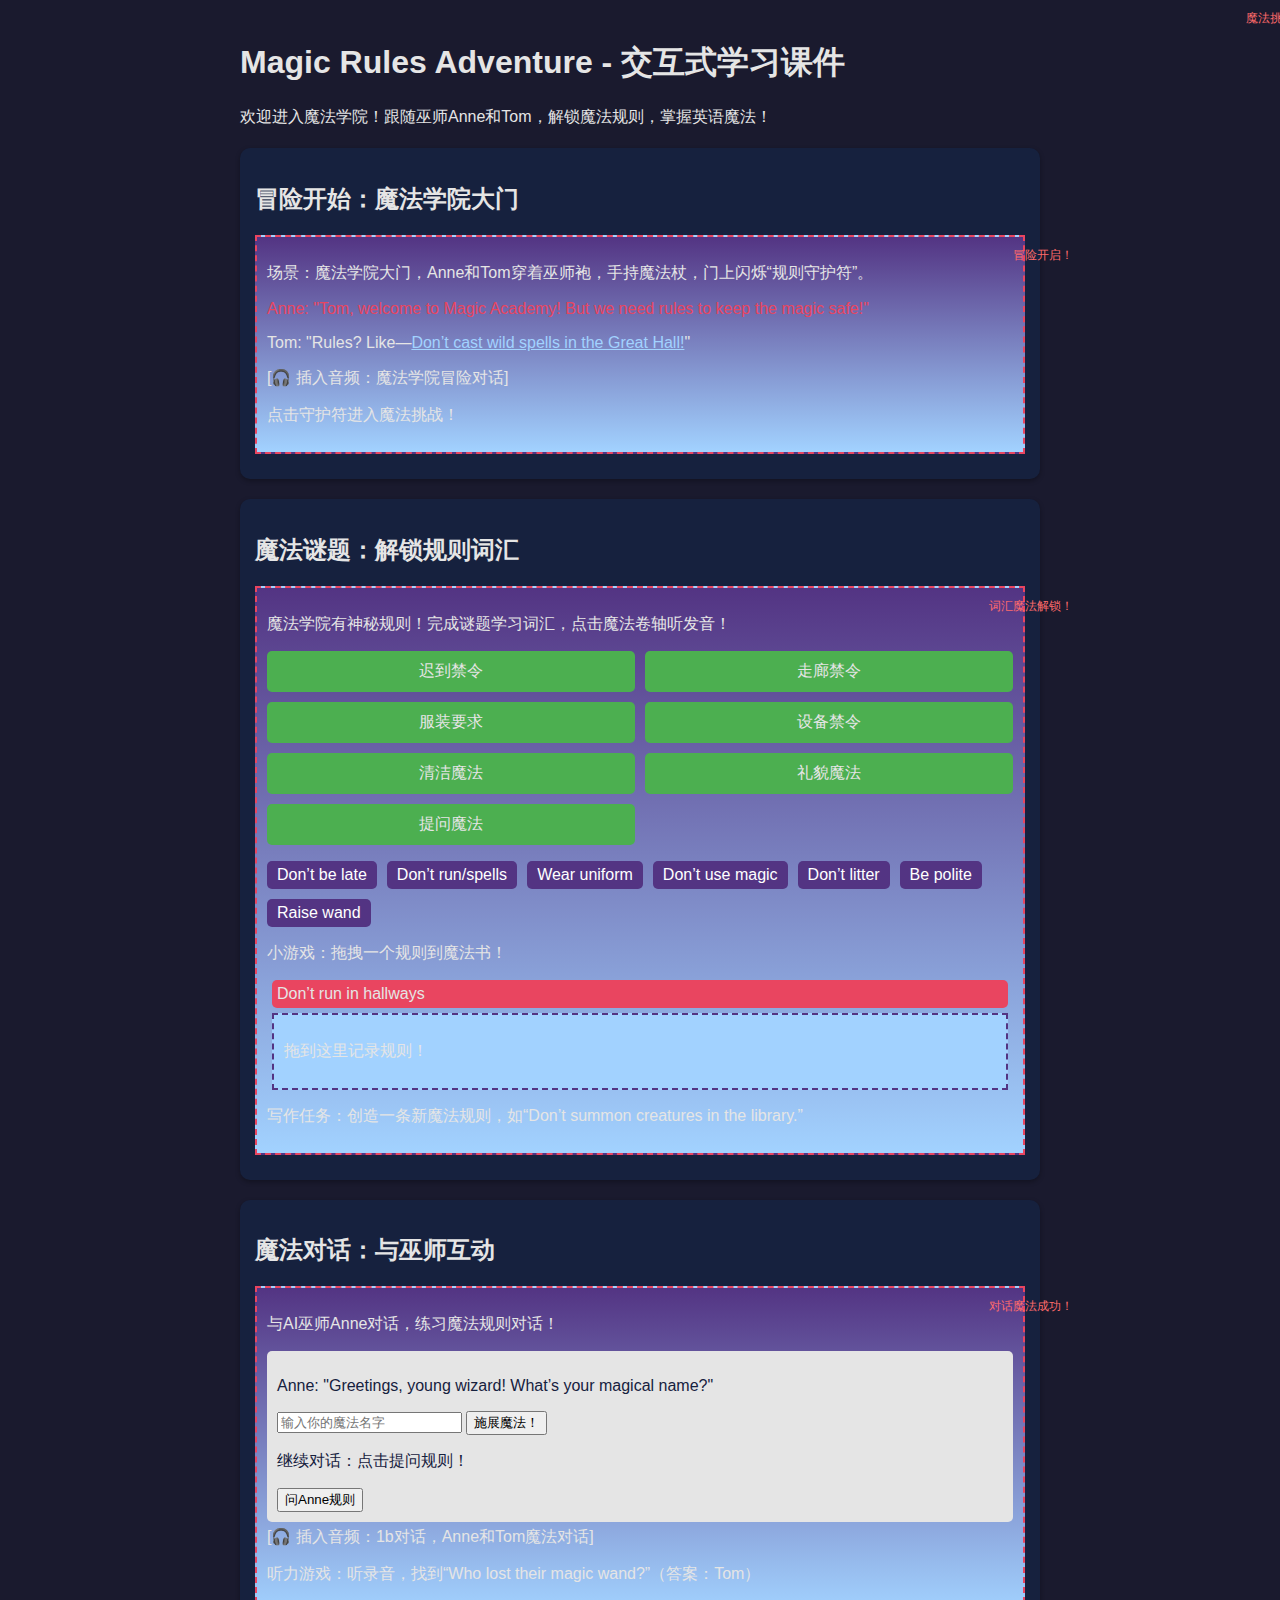
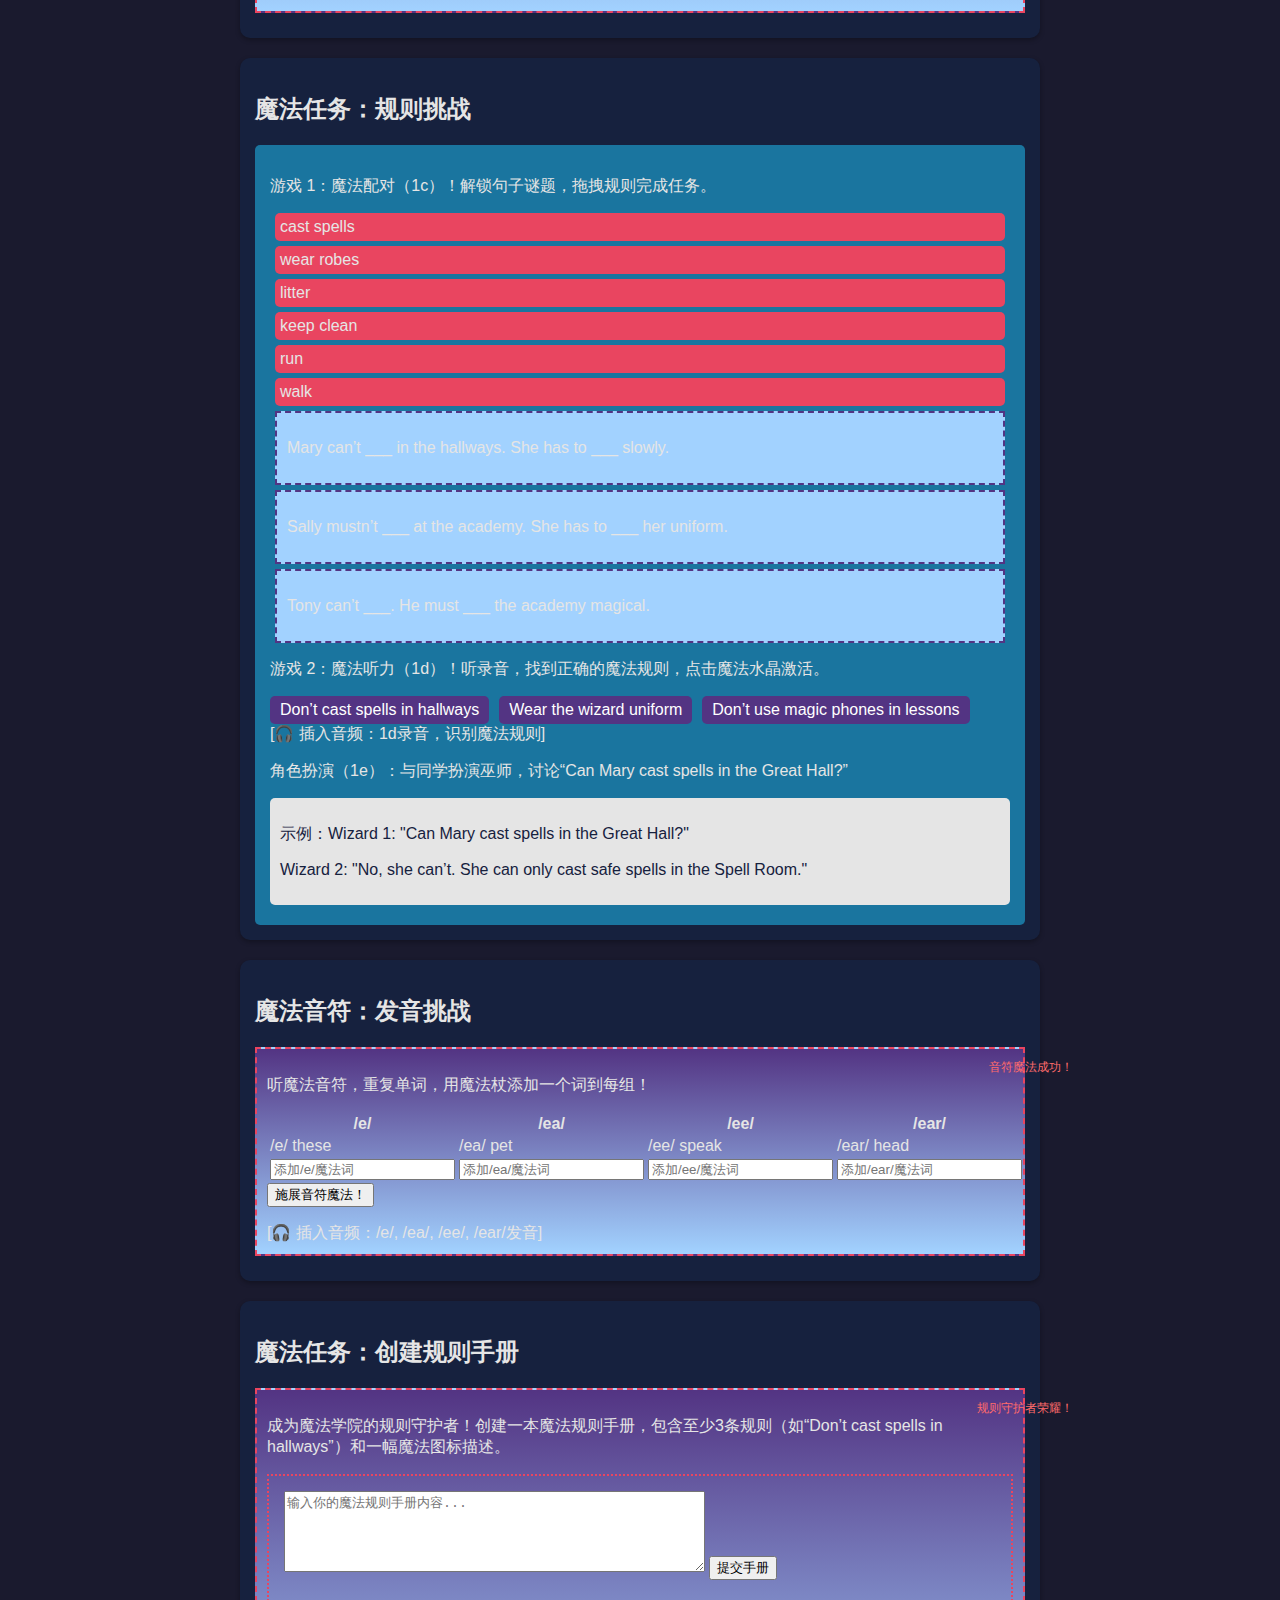
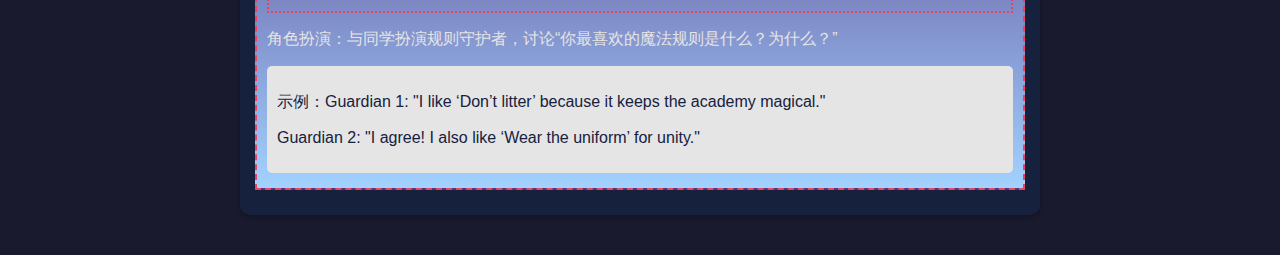
<file: no-rules-lesson.html>
<!DOCTYPE html>
<html lang="en">
<head>
    <meta charset="UTF-8">
    <meta name="viewport" content="width=device-width, initial-scale=1.0">
    <title>Magic Rules Adventure - 交互式学习课件</title>
    <style>
        body {
            font-family: Arial, sans-serif;
            margin: 0;
            background-color: #1a1a2e;
            color: #e5e5e5;
        }
        .container {
            max-width: 800px;
            margin: 0 auto;
            padding: 20px;
        }
        .section {
            background-color: #16213e;
            border-radius: 10px;
            padding: 15px;
            margin: 20px 0;
            box-shadow: 0 2px 5px rgba(0,0,0,0.3);
        }
        .scene {
            background: linear-gradient(#533483, #a2d2ff);
            border: 2px dashed #e94560;
            padding: 10px;
            margin: 10px 0;
            position: relative;
        }
        .dialog {
            background-color: #e5e5e5;
            color: #16213e;
            padding: 10px;
            border-radius: 5px;
            margin: 5px 0;
        }
        .bulletin {
            color: #e94560;
            animation: bounce 2s infinite;
        }
        @keyframes bounce {
            0%, 100% { transform: translateY(0); }
            50% { transform: translateY(-10px); }
        }
        .interactive {
            color: #a2d2ff;
            cursor: pointer;
            text-decoration: underline;
        }
        .vocab-list, .rule-list {
            display: flex;
            flex-wrap: wrap;
            gap: 10px;
        }
        .vocab-item, .rule-card {
            background-color: #533483;
            color: white;
            padding: 5px 10px;
            border-radius: 5px;
            cursor: pointer;
        }
        .vocab-item:hover, .rule-card:hover {
            background-color: #6a4c93;
        }
        .checkbox {
            margin-right: 10px;
        }
        .game-area {
            background-color: #1a759f;
            padding: 15px;
            border-radius: 5px;
        }
        .bulletin-animation {
            position: absolute;
            top: 10px;
            right: -50px;
            font-size: 12px;
            color: #ff6b6b;
            animation: slide 3s infinite;
        }
        @keyframes slide {
            0% { right: -50px; opacity: 0; }
            50% { right: 10px; opacity: 1; }
            100% { right: 100px; opacity: 0; }
        }
        .hidden { display: none; }
        .drag-item {
            background-color: #e94560;
            padding: 5px;
            margin: 5px;
            border-radius: 5px;
            cursor: move;
        }
        .drop-zone {
            background-color: #a2d2ff;
            padding: 10px;
            margin: 5px;
            border: 2px dashed #533483;
            min-height: 50px;
        }
        .puzzle-grid {
            display: grid;
            grid-template-columns: repeat(2, 1fr);
            gap: 10px;
            margin: 10px 0;
        }
        .puzzle-piece {
            background-color: #4caf50;
            padding: 10px;
            border-radius: 5px;
            text-align: center;
            cursor: pointer;
        }
        .manual-area {
            border: 2px dotted #e94560;
            padding: 15px;
            margin: 10px 0;
        }
    </style>
</head>
<body>
    <div class="container">
        <h1>Magic Rules Adventure - 交互式学习课件</h1>
        <p>欢迎进入魔法学院！跟随巫师Anne和Tom，解锁魔法规则，掌握英语魔法！</p>

        <!-- 情景导入 -->
        <div class="section">
            <h2>冒险开始：魔法学院大门</h2>
            <div class="scene">
                <p>场景：魔法学院大门，Anne和Tom穿着巫师袍，手持魔法杖，门上闪烁“规则守护符”。</p>
                <p class="bulletin">Anne: "Tom, welcome to Magic Academy! But we need rules to keep the magic safe!"</p>
                <p>Tom: "Rules? Like—<span class="interactive" onclick="alert('Don’t cast wild spells in the Great Hall!')">Don’t cast wild spells in the Great Hall!</span>"</p>
                <div class="audio">[🎧 插入音频：魔法学院冒险对话]</div>
                <p>点击守护符进入魔法挑战！</p>
                <div class="bulletin-animation">冒险开启！</div>
            </div>
        </div>

        <!-- 词汇学习：魔法谜题（1a） -->
        <div class="section">
            <h2>魔法谜题：解锁规则词汇</h2>
            <div class="scene">
                <p>魔法学院有神秘规则！完成谜题学习词汇，点击魔法卷轴听发音！</p>
                <div class="puzzle-grid">
                    <div class="puzzle-piece" onclick="revealRule('Don’t be late for class. Arrive on time.')">迟到禁令</div>
                    <div class="puzzle-piece" onclick="revealRule('Don’t run or cast spells in the hallways.')">走廊禁令</div>
                    <div class="puzzle-piece" onclick="revealRule('Wear the wizard uniform or robe.')">服装要求</div>
                    <div class="puzzle-piece" onclick="revealRule('Don’t use magic devices in lessons.')">设备禁令</div>
                    <div class="puzzle-piece" onclick="revealRule('Don’t litter. Keep the academy magical and tidy.')">清洁魔法</div>
                    <div class="puzzle-piece" onclick="revealRule('Be polite and respect all wizards.')">礼貌魔法</div>
                    <div class="puzzle-piece" onclick="revealRule('Raise your wand to ask questions.')">提问魔法</div>
                </div>
                <p id="revealedRules"></p>
                <div class="vocab-list">
                    <div class="vocab-item" onclick="playSound('dont-be-late.mp3')">Don’t be late</div>
                    <div class="vocab-item" onclick="playSound('dont-run-spells.mp3')">Don’t run/spells</div>
                    <div class="vocab-item" onclick="playSound('wear-uniform.mp3')">Wear uniform</div>
                    <div class="vocab-item" onclick="playSound('dont-use-magic.mp3')">Don’t use magic</div>
                    <div class="vocab-item" onclick="playSound('dont-litter.mp3')">Don’t litter</div>
                    <div class="vocab-item" onclick="playSound('be-polite.mp3')">Be polite</div>
                    <div class="vocab-item" onclick="playSound('raise-wand.mp3')">Raise wand</div>
                </div>
                <p>小游戏：拖拽一个规则到魔法书！</p>
                <div class="drag-item" draggable="true" ondragstart="drag(event)" id="dragRule">Don’t run in hallways</div>
                <div class="drop-zone" ondrop="drop(event)" ondragover="allowDrop(event)" id="magicBook">
                    <p>拖到这里记录规则！</p>
                </div>
                <p>写作任务：创造一条新魔法规则，如“Don’t summon creatures in the library.”</p>
                <div class="bulletin-animation">词汇魔法解锁！</div>
            </div>
        </div>

        <!-- 对话练习：魔法对话（1b） -->
        <div class="section">
            <h2>魔法对话：与巫师互动</h2>
            <div class="scene">
                <p>与AI巫师Anne对话，练习魔法规则对话！</p>
                <div class="dialog">
                    <p>Anne: "Greetings, young wizard! What’s your magical name?"</p>
                    <input type="text" id="wizardName" placeholder="输入你的魔法名字">
                    <button onclick="aiResponse()">施展魔法！</button>
                    <p id="aiReply" class="hidden">Tom: "I’m Tom the Novice. Are there many rules in Magic Academy?"</p>
                    <p>继续对话：点击提问规则！</p>
                    <button onclick="showRuleDialog()">问Anne规则</button>
                    <div id="ruleDialog" class="hidden dialog">
                        <p>Anne: "Can we cast spells in the Spell Room?"</p>
                        <button onclick="userReply('Yes, we can, but only safe spells!')">Yes, we can.</button>
                        <p id="aiFollowup" class="hidden">Anne: "What about using magic phones during lessons?"</p>
                        <button onclick="userReply('No, we can’t. Don’t use magic phones in lessons.')">No, we can’t.</button>
                        <p id="aiFinal" class="hidden">Anne: "Brilliant, Tom! You’re a rules master!"</p>
                    </div>
                </div>
                <div class="audio">[🎧 插入音频：1b对话，Anne和Tom魔法对话]</div>
                <p>听力游戏：听录音，找到“Who lost their magic wand?”（答案：Tom）</p>
                <div class="bulletin-animation">对话魔法成功！</div>
            </div>
        </div>

        <!-- 小游戏：魔法任务（1c, 1d） -->
        <div class="section">
            <h2>魔法任务：规则挑战</h2>
            <div class="game-area">
                <p>游戏 1：魔法配对（1c）！解锁句子谜题，拖拽规则完成任务。</p>
                <div id="dragArea">
                    <div draggable="true" class="drag-item" id="action1">cast spells</div>
                    <div draggable="true" class="drag-item" id="action2">wear robes</div>
                    <div draggable="true" class="drag-item" id="action3">litter</div>
                    <div draggable="true" class="drag-item" id="action4">keep clean</div>
                    <div draggable="true" class="drag-item" id="action5">run</div>
                    <div draggable="true" class="drag-item" id="action6">walk</div>
                </div>
                <div class="drop-zone" ondrop="dropSentence(event, 'zone1')" ondragover="allowDrop(event)">
                    <p>Mary can’t ___ in the hallways. She has to ___ slowly.</p>
                </div>
                <div class="drop-zone" ondrop="dropSentence(event, 'zone2')" ondragover="allowDrop(event)">
                    <p>Sally mustn’t ___ at the academy. She has to ___ her uniform.</p>
                </div>
                <div class="drop-zone" ondrop="dropSentence(event, 'zone3')" ondragover="allowDrop(event)">
                    <p>Tony can’t ___. He must ___ the academy magical.</p>
                </div>
                <p>游戏 2：魔法听力（1d）！听录音，找到正确的魔法规则，点击魔法水晶激活。</p>
                <div class="rule-list">
                    <div class="rule-card" onclick="checkRule('Don’t cast spells in hallways')">Don’t cast spells in hallways</div>
                    <div class="rule-card" onclick="checkRule('Wear the wizard uniform')">Wear the wizard uniform</div>
                    <div class="rule-card" onclick="checkRule('Don’t use magic phones in lessons')">Don’t use magic phones in lessons</div>
                </div>
                <div class="audio">[🎧 插入音频：1d录音，识别魔法规则]</div>
                <p>角色扮演（1e）：与同学扮演巫师，讨论“Can Mary cast spells in the Great Hall?”</p>
                <div class="dialog">
                    <p>示例：Wizard 1: "Can Mary cast spells in the Great Hall?"</p>
                    <p>Wizard 2: "No, she can’t. She can only cast safe spells in the Spell Room."</p>
                </div>
                <div class="bulletin-animation">魔法挑战胜利！</div>
            </div>
        </div>

        <!-- 发音练习（Pronunciation） -->
        <div class="section">
            <h2>魔法音符：发音挑战</h2>
            <div class="scene">
                <p>听魔法音符，重复单词，用魔法杖添加一个词到每组！</p>
                <table>
                    <tr>
                        <th>/e/</th>
                        <th>/ea/</th>
                        <th>/ee/</th>
                        <th>/ear/</th>
                    </tr>
                    <tr>
                        <td>/e/ these</td>
                        <td>/ea/ pet</td>
                        <td>/ee/ speak</td>
                        <td>/ear/ head</td>
                    </tr>
                    <tr>
                        <td><input type="text" id="eInput" placeholder="添加/e/魔法词"></td>
                        <td><input type="text" id="eaInput" placeholder="添加/ea/魔法词"></td>
                        <td><input type="text" id="eeInput" placeholder="添加/ee/魔法词"></td>
                        <td><input type="text" id="earInput" placeholder="添加/ear/魔法词"></td>
                    </tr>
                </table>
                <button onclick="checkPronunciation()">施展音符魔法！</button>
                <p id="pronunciationFeedback"></p>
                <div class="audio">[🎧 插入音频：/e/, /ea/, /ee/, /ear/发音]</div>
                <div class="bulletin-animation">音符魔法成功！</div>
            </div>
        </div>

        <!-- 拓展任务 -->
        <div class="section">
            <h2>魔法任务：创建规则手册</h2>
            <div class="scene">
                <p>成为魔法学院的规则守护者！创建一本魔法规则手册，包含至少3条规则（如“Don’t cast spells in hallways”）和一幅魔法图标描述。</p>
                <div class="manual-area">
                    <textarea id="manualInput" placeholder="输入你的魔法规则手册内容..." rows="5" cols="50"></textarea>
                    <button onclick="submitManual()">提交手册</button>
                    <p id="manualFeedback"></p>
                </div>
                <p>角色扮演：与同学扮演规则守护者，讨论“你最喜欢的魔法规则是什么？为什么？”</p>
                <div class="dialog">
                    <p>示例：Guardian 1: "I like ‘Don’t litter’ because it keeps the academy magical."</p>
                    <p>Guardian 2: "I agree! I also like ‘Wear the uniform’ for unity."</p>
                </div>
                <div class="bulletin-animation">规则守护者荣耀！</div>
            </div>
        </div>

        <script>
            // 模拟音频播放（需替换为真实音频路径）
            function playSound(file) {
                alert(`播放魔法发音：${file}`);
                // 实际使用：<audio controls><source src="${file}" type="audio/mpeg"></audio>
            }

            // 规则谜题
            let revealedRules = [];
            function revealRule(rule) {
                if (!revealedRules.includes(rule)) {
                    revealedRules.push(rule);
                    document.getElementById('revealedRules').innerHTML += `<p>${rule}</p>`;
                    alert(`魔法揭秘：${rule}`);
                }
            }

            // AI对话交互
            function aiResponse() {
                const name = document.getElementById('wizardName').value;
                if (name) {
                    document.getElementById('aiReply').classList.remove('hidden');
                }
            }

            function showRuleDialog() {
                document.getElementById('ruleDialog').classList.remove('hidden');
            }

            function userReply(reply) {
                alert(`你说：${reply}`);
                const followup = document.getElementById('aiFollowup');
                const final = document.getElementById('aiFinal');
                if (!followup.classList.contains('hidden')) {
                    followup.classList.add('hidden');
                    final.classList.remove('hidden');
                } else {
                    followup.classList.remove('hidden');
                }
            }

            // 拖拽游戏
            function allowDrop(event) {
                event.preventDefault();
            }

            function drag(event) {
                event.dataTransfer.setData("text", event.target.id);
            }

            function drop(event) {
                event.preventDefault();
                const data = event.dataTransfer.getData("text");
                event.target.appendChild(document.getElementById(data));
                alert("魔法规则记录成功！");
            }

            function dropSentence(event, zone) {
                event.preventDefault();
                const data = event.dataTransfer.getData("text");
                const item = document.getElementById(data);
                event.target.appendChild(item);
                alert(`魔法句子完成：${event.target.textContent}`);
                checkSentenceCompletion(zone);
            }

            function checkSentenceCompletion(zone) {
                const zones = ['zone1', 'zone2', 'zone3'];
                let complete = true;
                zones.forEach(z => {
                    const dropZone = document.getElementById(`dropZone${z.slice(-1)}`);
                    if (!dropZone.querySelector('.drag-item')) complete = false;
                });
                if (complete) {
                    alert("恭喜！所有魔法句子解锁！");
                }
            }

            // 听力规则检查
            function checkRule(rule) {
                const correctRules = ['Don’t cast spells in hallways', 'Wear the wizard uniform', 'Don’t use magic phones in lessons'];
                if (correctRules.includes(rule)) {
                    alert(`正确！${rule}激活魔法水晶！`);
                } else {
                    alert("试试其他规则！魔法水晶未响应...");
                }
            }

            // 发音检查
            function checkPronunciation() {
                const e = document.getElementById('eInput').value.toLowerCase();
                const ea = document.getElementById('eaInput').value.toLowerCase();
                const ee = document.getElementById('eeInput').value.toLowerCase();
                const ear = document.getElementById('earInput').value.toLowerCase();
                let feedback = '';
                if (e && ['these', 'pen', 'get'].some(w => e.includes(w))) feedback += 'Good /e/ magic word! ';
                if (ea && ['pet', 'set', 'let'].some(w => ea.includes(w))) feedback += 'Good /ea/ magic word! ';
                if (ee && ['speak', 'week', 'meet'].some(w => ee.includes(w))) feedback += 'Good /ee/ magic word! ';
                if (ear && ['head', 'bread', 'dead'].some(w => ear.includes(w))) feedback += 'Good /ear/ magic word! ';
                document.getElementById('pronunciationFeedback').innerHTML = feedback || 'Try a magic word again!';
            }

            // 规则手册提交
            function submitManual() {
                const manual = document.getElementById('manualInput').value;
                if (manual.includes('Don’t') || manual.includes('Wear') || manual.includes('Be')) {
                    document.getElementById('manualFeedback').innerHTML = "<span class='bulletin'>Amazing! Your magic rule manual is legendary!</span>";
                } else {
                    document.getElementById('manualFeedback').innerHTML = "Add a rule like ‘Don’t cast spells in hallways’!";
                }
            }
        </script>
    </div>
</body>
</html>
</file>
